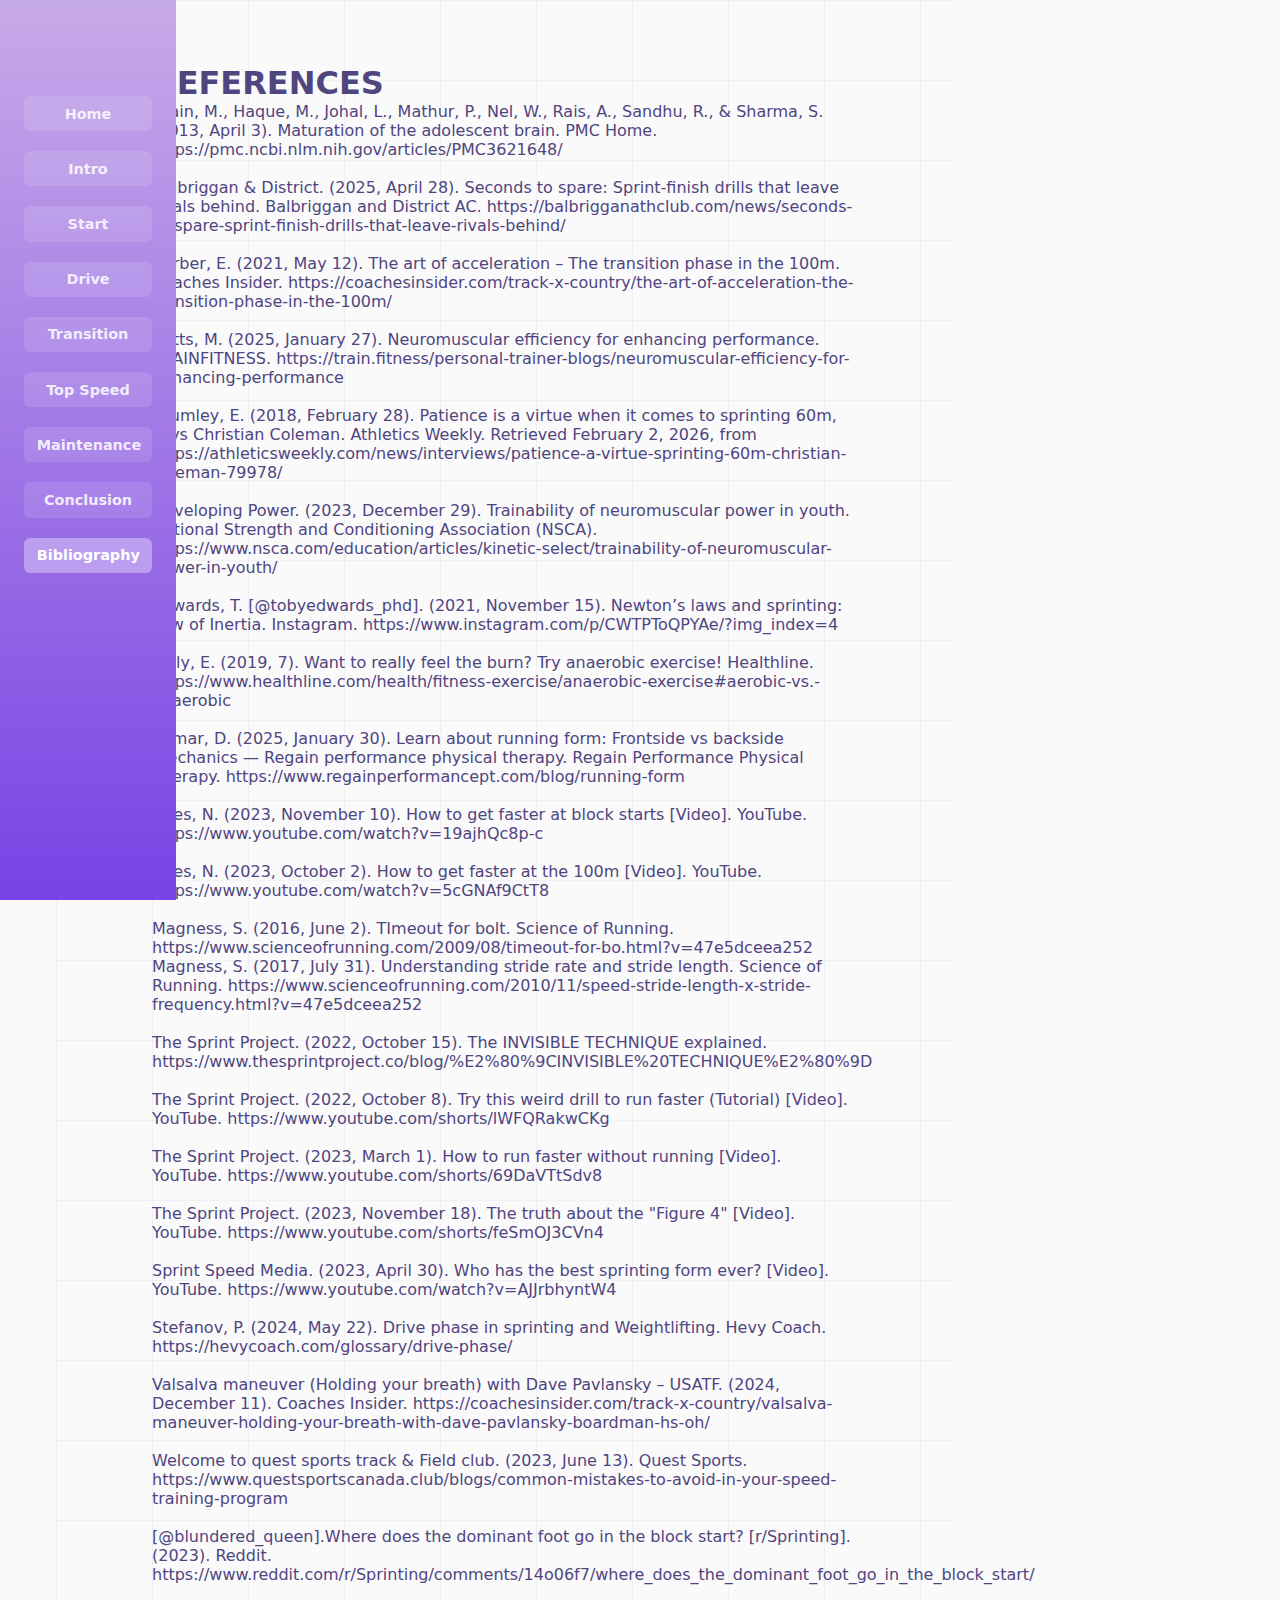
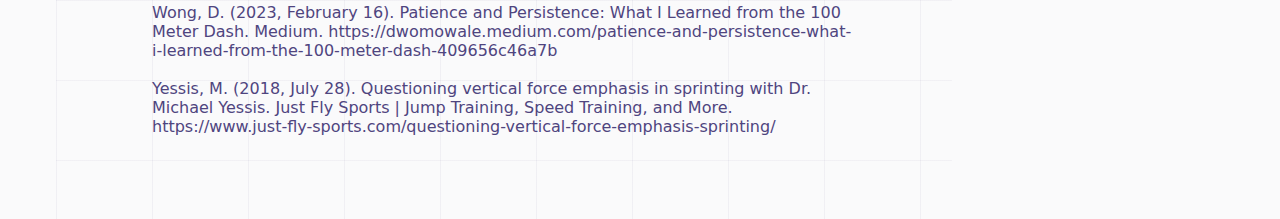
<file: progression/bibliography.html>
<!DOCTYPE html>
<html lang="en">
<head>
  <meta charset="UTF-8">
  <meta name="viewport" content="width=device-width, initial-scale=1.0">
  <title>Bibliography | Sprint Progression</title>
  <link rel="stylesheet" href="../style.css">
</head>
<body>

<div class="progression-layout">
    <nav class="progression-rail">
        <a href="../index.html" class="rail-btn home">Home</a>

        <a href="intro.html" class="rail-btn">Intro</a>
        <a href="start.html" class="rail-btn">Start</a>
        <a href="drive.html" class="rail-btn">Drive</a>
        <a href="transition.html" class="rail-btn">Transition</a>
        <a href="top-speed.html" class="rail-btn">Top Speed</a>
        <a href="maintenance.html" class="rail-btn">Maintenance</a>
        <a href=""

        <a href="conclusion.html" class="rail-btn">Conclusion</a>
        <a href="bibliography.html" class="rail-btn active">Bibliography</a>
    </nav>

<main class="progression-content">
  <section class="progression-section">
    <h1>REFERENCES</h1>
    <p>
Arain, M., Haque, M., Johal, L., Mathur, P., Nel, W., Rais, A., Sandhu, R., & Sharma, S. (2013, April 3). Maturation of the adolescent brain. PMC Home. https://pmc.ncbi.nlm.nih.gov/articles/PMC3621648/<br><br>
Balbriggan & District. (2025, April 28). Seconds to spare: Sprint-finish drills that leave rivals behind. Balbriggan and District AC. https://balbrigganathclub.com/news/seconds-to-spare-sprint-finish-drills-that-leave-rivals-behind/<br><br>
Barber, E. (2021, May 12). The art of acceleration – The transition phase in the 100m. Coaches Insider. https://coachesinsider.com/track-x-country/the-art-of-acceleration-the-transition-phase-in-the-100m/<br><br>
Betts, M. (2025, January 27). Neuromuscular efficiency for enhancing performance. TRAINFITNESS. https://train.fitness/personal-trainer-blogs/neuromuscular-efficiency-for-enhancing-performance<br><br>
Crumley, E. (2018, February 28). Patience is a virtue when it comes to sprinting 60m, says Christian Coleman. Athletics Weekly. Retrieved February 2, 2026, from https://athleticsweekly.com/news/interviews/patience-a-virtue-sprinting-60m-christian-coleman-79978/<br><br>
Developing Power. (2023, December 29). Trainability of neuromuscular power in youth. National Strength and Conditioning Association (NSCA). https://www.nsca.com/education/articles/kinetic-select/trainability-of-neuromuscular-power-in-youth/<br><br>

Edwards, T. [@tobyedwards_phd]. (2021, November 15). Newton’s laws and sprinting: Law of Inertia. Instagram. https://www.instagram.com/p/CWTPToQPYAe/?img_index=4<br><br>
Kelly, E. (2019, 7). Want to really feel the burn? Try anaerobic exercise! Healthline. https://www.healthline.com/health/fitness-exercise/anaerobic-exercise#aerobic-vs.-anaerobic<br><br>
Kumar, D. (2025, January 30). Learn about running form: Frontside vs backside mechanics — Regain performance physical therapy. Regain Performance Physical Therapy. https://www.regainperformancept.com/blog/running-form<br><br>
Lyles, N. (2023, November 10). How to get faster at block starts [Video]. YouTube. https://www.youtube.com/watch?v=19ajhQc8p-c<br><br>
Lyles, N. (2023, October 2). How to get faster at the 100m [Video]. YouTube. https://www.youtube.com/watch?v=5cGNAf9CtT8<br><br>
Magness, S. (2016, June 2). TImeout for bolt. Science of Running. https://www.scienceofrunning.com/2009/08/timeout-for-bo.html?v=47e5dceea252 
Magness, S. (2017, July 31). Understanding stride rate and stride length. Science of Running. https://www.scienceofrunning.com/2010/11/speed-stride-length-x-stride-frequency.html?v=47e5dceea252<br><br>
The Sprint Project. (2022, October 15). The INVISIBLE TECHNIQUE explained. https://www.thesprintproject.co/blog/%E2%80%9CINVISIBLE%20TECHNIQUE%E2%80%9D<br><br>
The Sprint Project. (2022, October 8). Try this weird drill to run faster (Tutorial) [Video]. YouTube. https://www.youtube.com/shorts/lWFQRakwCKg<br><br>
The Sprint Project. (2023, March 1). How to run faster without running [Video]. YouTube. https://www.youtube.com/shorts/69DaVTtSdv8<br><br>
The Sprint Project. (2023, November 18). The truth about the "Figure 4" [Video]. YouTube. https://www.youtube.com/shorts/feSmOJ3CVn4<br><br>
Sprint Speed Media. (2023, April 30). Who has the best sprinting form ever? [Video]. YouTube. https://www.youtube.com/watch?v=AJJrbhyntW4<br><br>
Stefanov, P. (2024, May 22). Drive phase in sprinting and Weightlifting. Hevy Coach. https://hevycoach.com/glossary/drive-phase/<br><br>
Valsalva maneuver (Holding your breath) with Dave Pavlansky – USATF. (2024, December 11). Coaches Insider. https://coachesinsider.com/track-x-country/valsalva-maneuver-holding-your-breath-with-dave-pavlansky-boardman-hs-oh/<br><br>
Welcome to quest sports track & Field club. (2023, June 13). Quest Sports. https://www.questsportscanada.club/blogs/common-mistakes-to-avoid-in-your-speed-training-program<br><br>
[@blundered_queen].Where does the dominant foot go in the block start? [r/Sprinting]. (2023). Reddit. https://www.reddit.com/r/Sprinting/comments/14o06f7/where_does_the_dominant_foot_go_in_the_block_start/<br><br>
Wong, D. (2023, February 16). Patience and Persistence: What I Learned from the 100 Meter Dash. Medium. https://dwomowale.medium.com/patience-and-persistence-what-i-learned-from-the-100-meter-dash-409656c46a7b<br><br>
Yessis, M. (2018, July 28). Questioning vertical force emphasis in sprinting with Dr. Michael Yessis. Just Fly Sports | Jump Training, Speed Training, and More. https://www.just-fly-sports.com/questioning-vertical-force-emphasis-sprinting/<br><br>
    </p>
    
     </section>
     </main>
</div>

<script src="../script.js"></script>
</body>
</html>
</file>
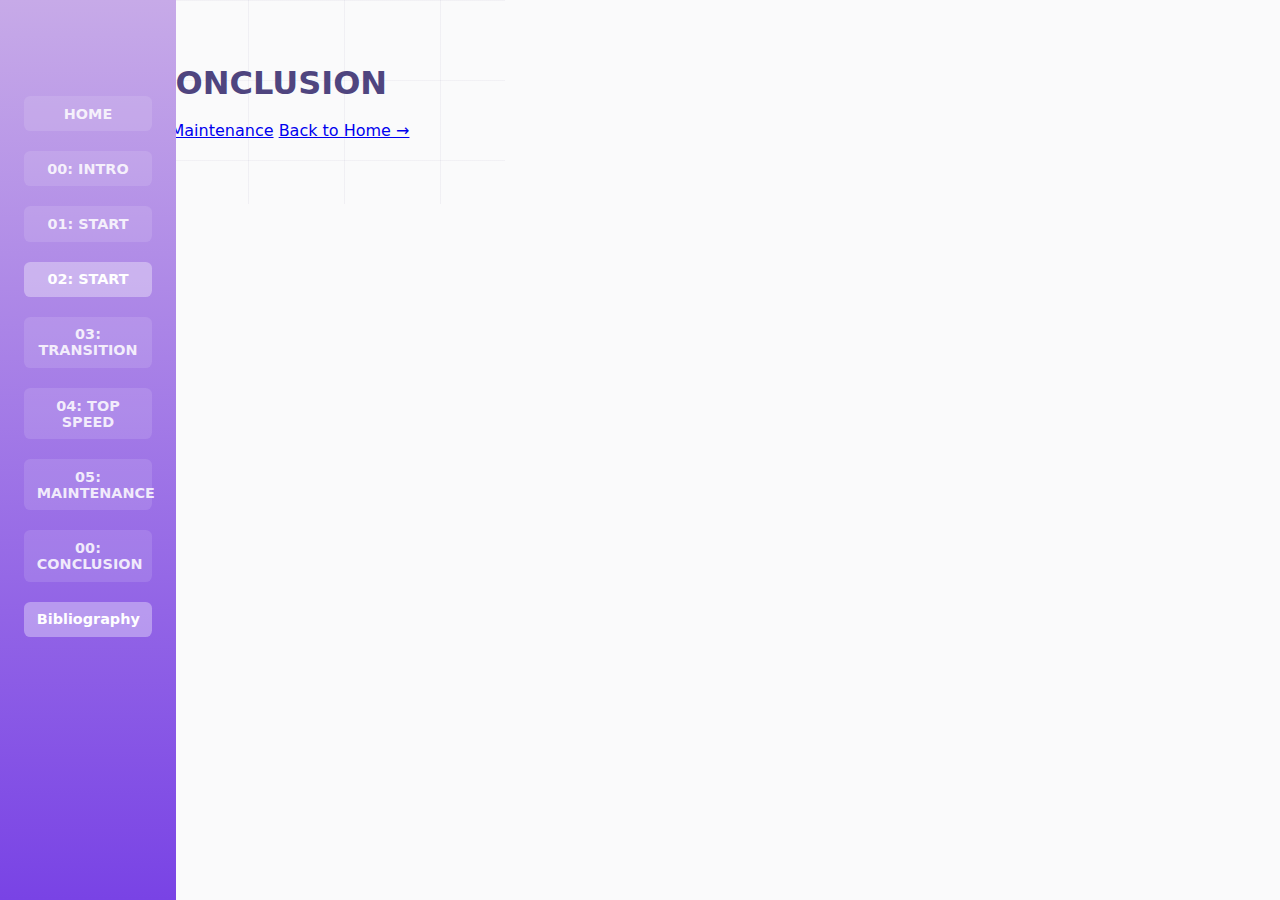
<file: progression/conclusion.html>
<!DOCTYPE html>
<html lang="en">
<head>
  <meta charset="UTF-8">
  <meta name="viewport" content="width=device-width, initial-scale=1.0">
  <title>Conclusion | Sprint Progression</title>
  <link rel="stylesheet" href="../style.css">
</head>
<body>

<div class="progression-layout">
    <nav class="progression-rail">
        <a href="../index.html" class="rail-btn home">HOME</a>

        <a href="intro.html" class="rail-btn">00: INTRO</a>
        <a href="start.html" class="rail-btn">01: START</a>
        <a href="drive.html" class="rail-btn active">02: START</a>
        <a href="transition.html" class="rail-btn">03: TRANSITION</a>
        <a href="top-speed.html" class="rail-btn">04: TOP SPEED</a>
        <a href="maintenance.html" class="rail-btn">05: MAINTENANCE</a>

        <a href="conclusion.html" class="rail-btn">00: CONCLUSION</a>
        <a href="bibliography.html" class="rail-btn active">Bibliography</a>
    </nav>

<main class="progression-content">
  <section class="progression-section">
    <h1>CONCLUSION</h1>
    <p>
        na
    </p>
    
     </section>

     <div class="phase-navigation">
        <a href="maintenance.html" class="prev">← Maintenance</a>
        <a href="../index.html" class="next">Back to Home →</a>
        </div>
     </main>
</div>

<script src="../script.js"></script>
</body>
</html>
</file>
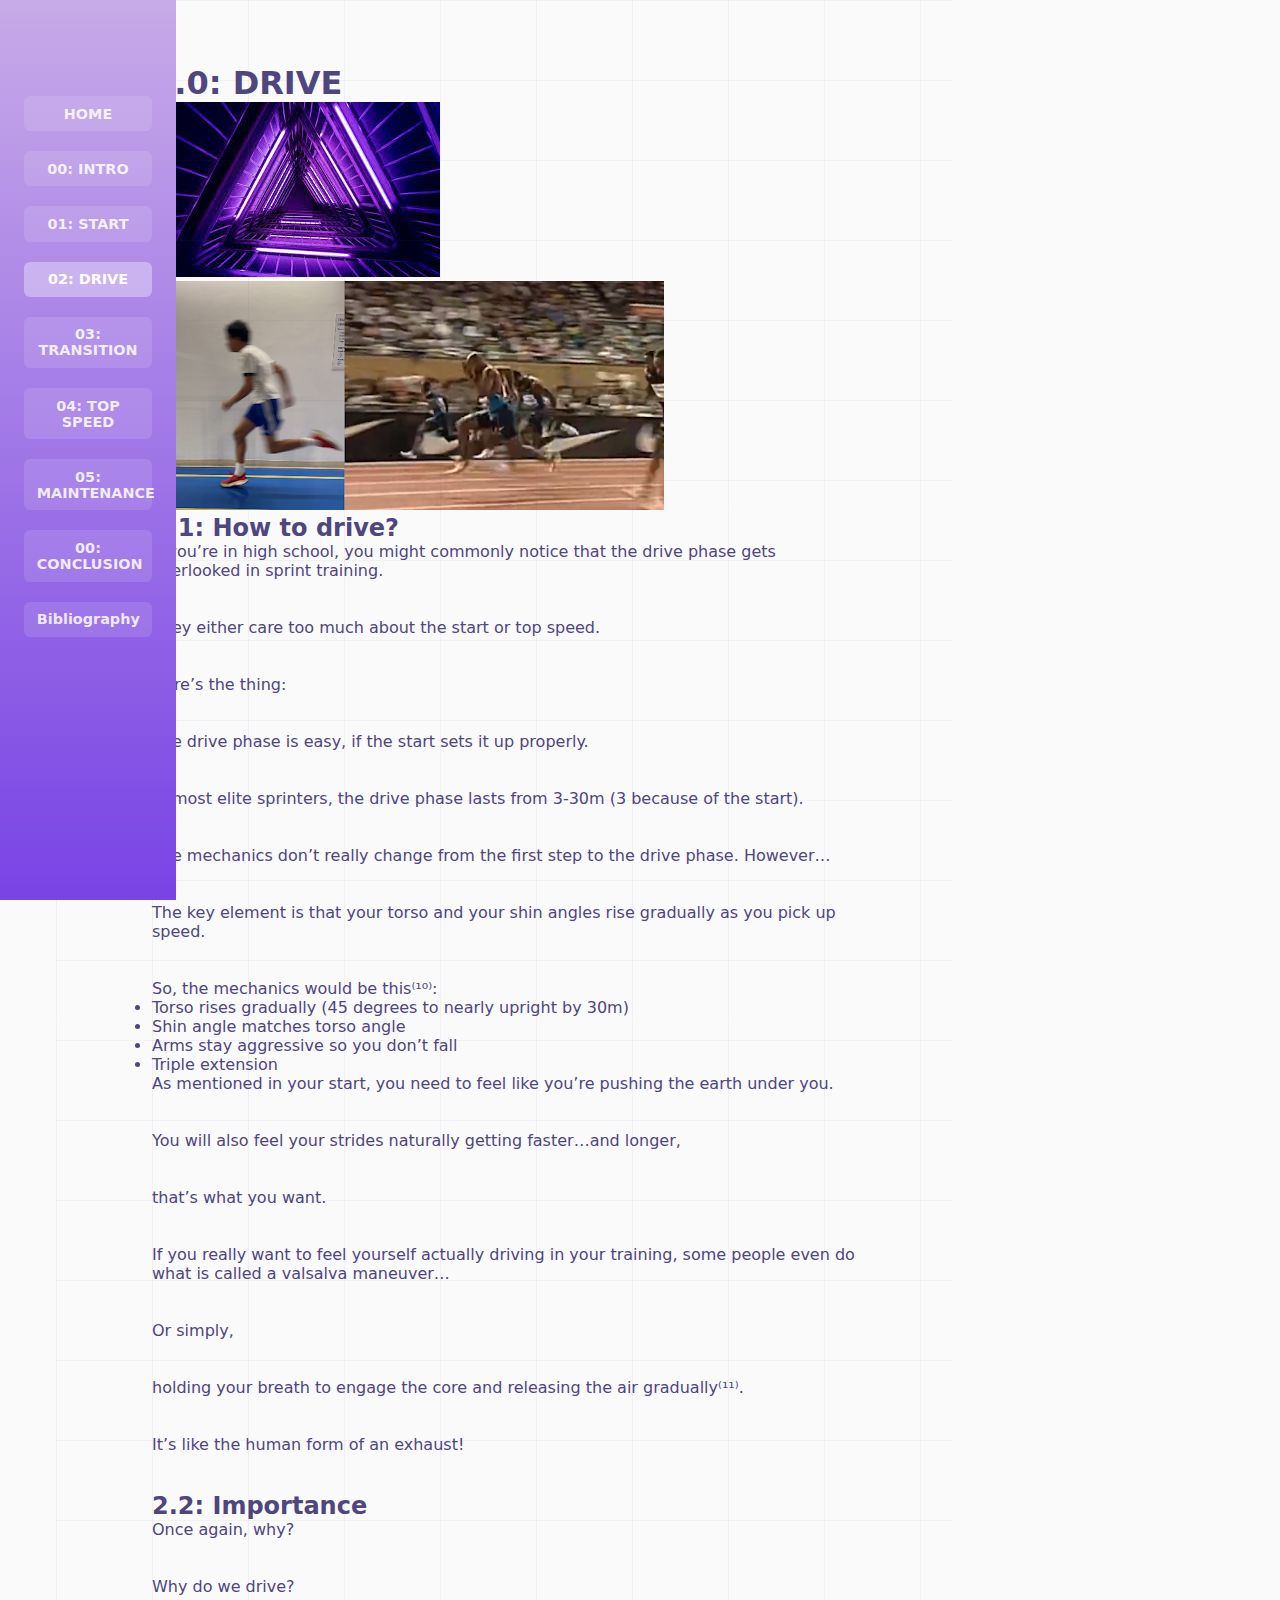
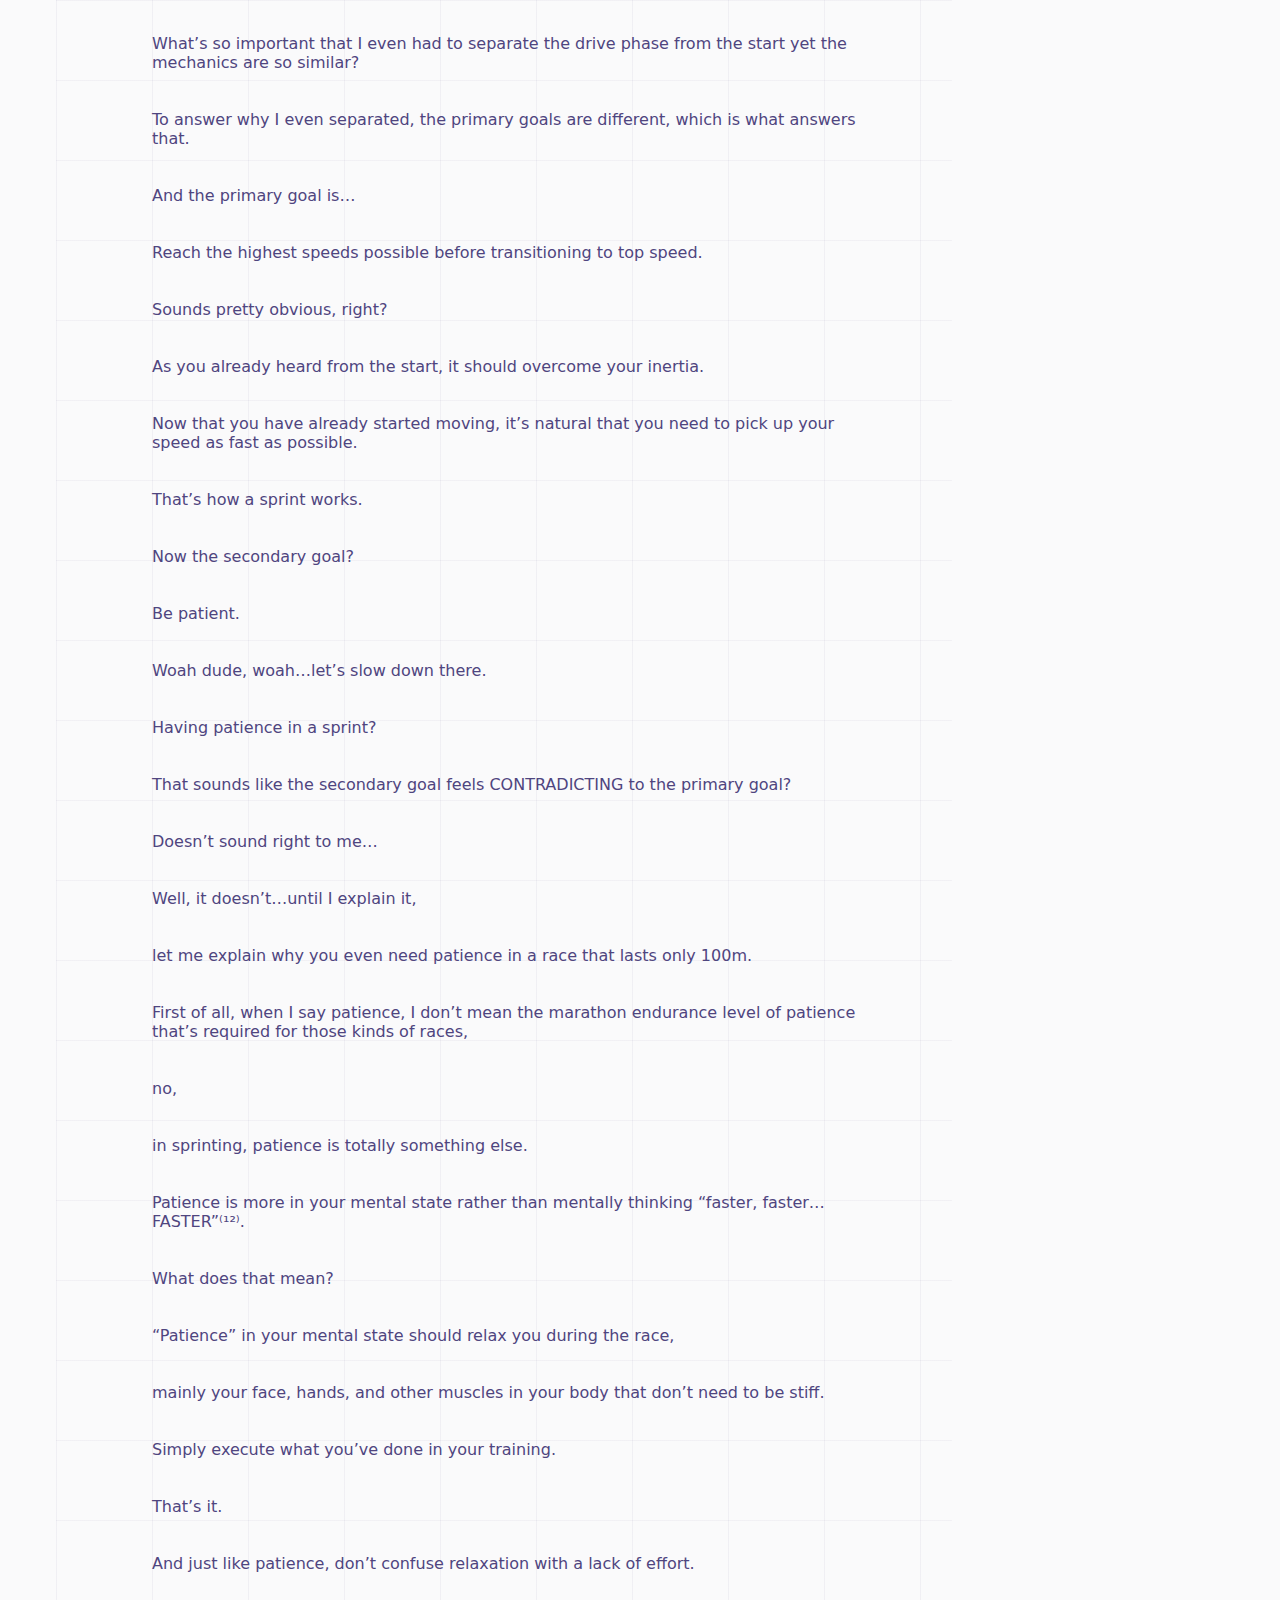
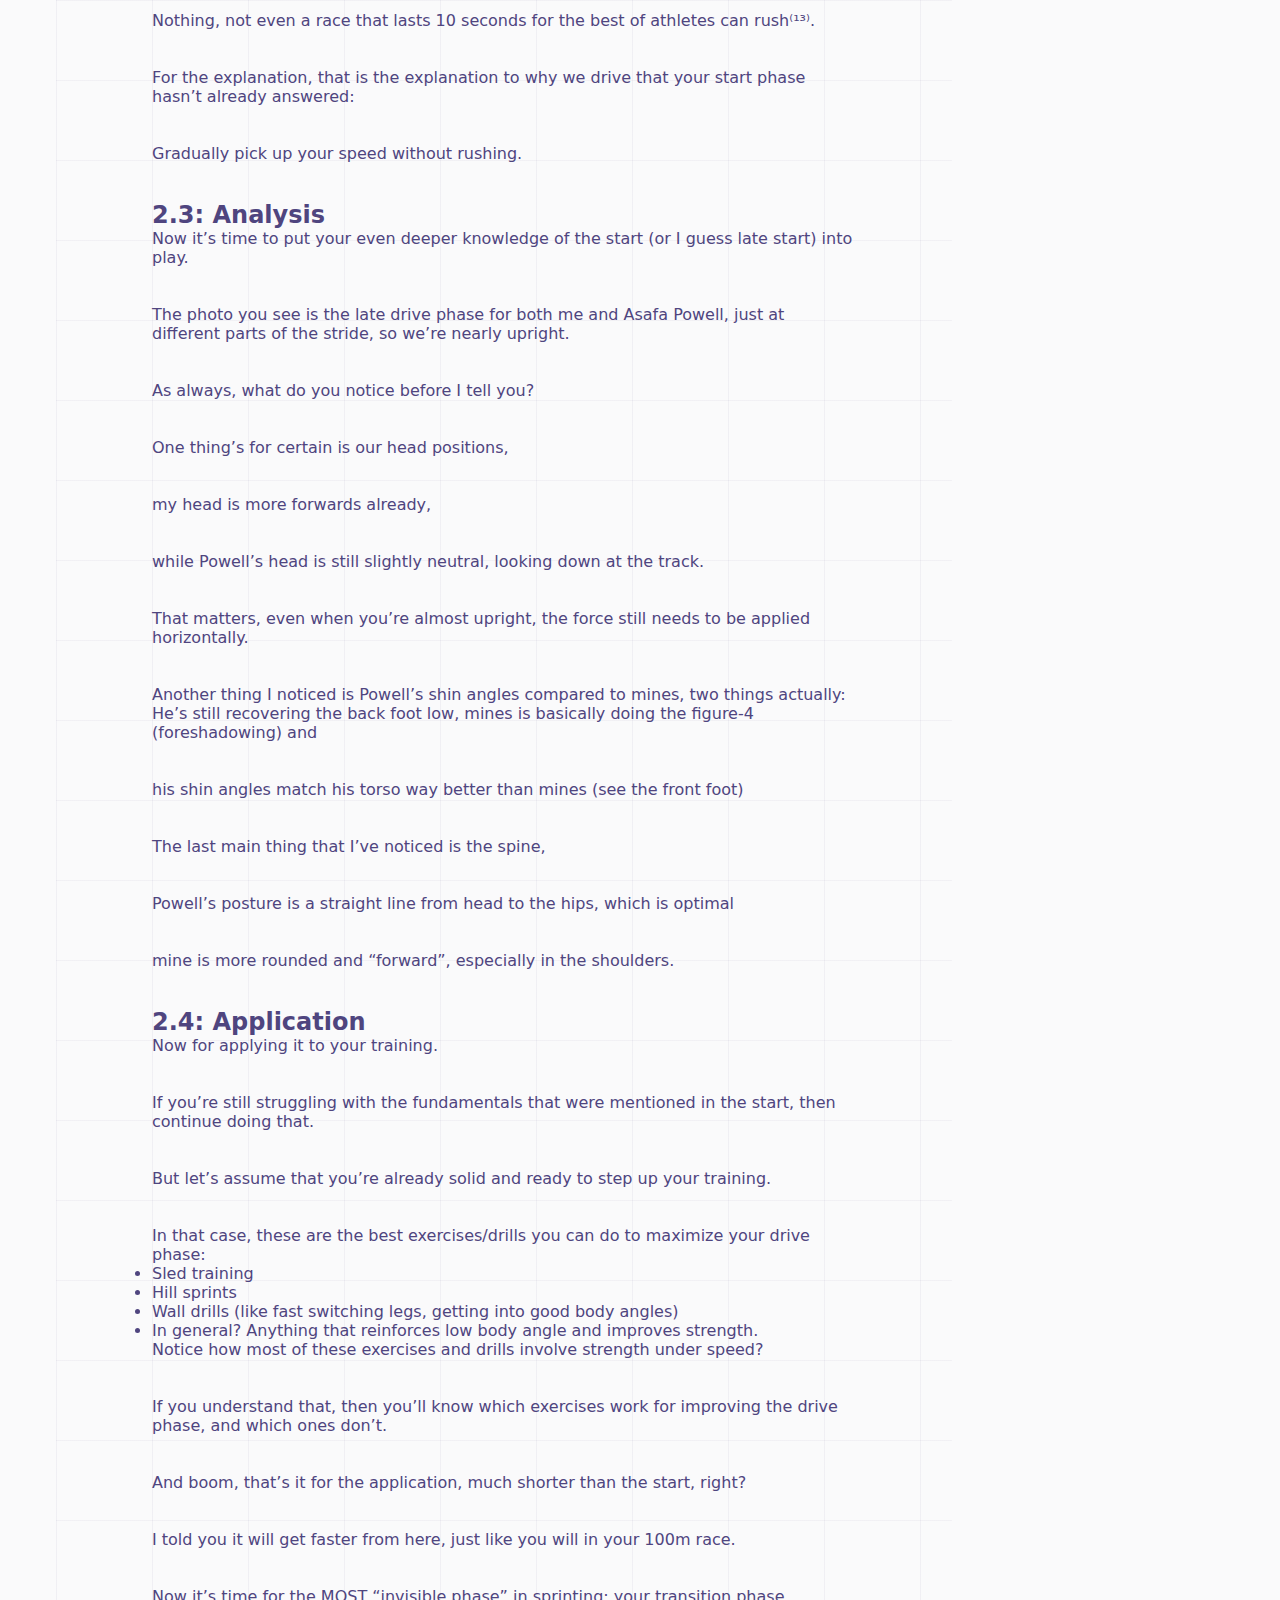
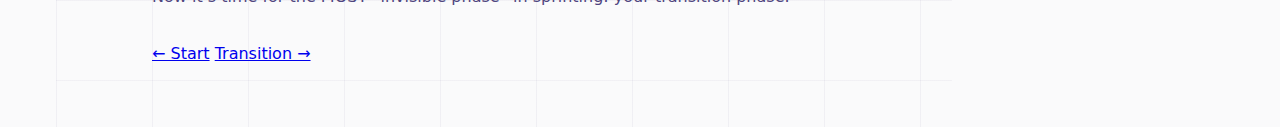
<file: progression/drive.html>
<!DOCTYPE html>
<html lang="en">
<head>
  <meta charset="UTF-8">
  <meta name="viewport" content="width=device-width, initial-scale=1.0">
  <title>Drive Phase | Sprint Progression</title>
  <link rel="stylesheet" href="../style.css">
</head>
<body>

<div class="progression-layout">
    <nav class="progression-rail">
        <a href="../index.html" class="rail-btn home">HOME</a>

        <a href="intro.html" class="rail-btn">00: INTRO</a>
        <a href="start.html" class="rail-btn">01: START</a>
        <a href="drive.html" class="rail-btn active">02: DRIVE</a>
        <a href="transition.html" class="rail-btn">03: TRANSITION</a>
        <a href="top-speed.html" class="rail-btn">04: TOP SPEED</a>
        <a href="maintenance.html" class="rail-btn">05: MAINTENANCE</a>

        <a href="conclusion.html" class="rail-btn">00: CONCLUSION</a>
        <a href="bibliography.html" class="rail-btn">Bibliography</a>
    </nav>


<main class="progression-content">
  <section class="progression-section">
    <h1>2.0: DRIVE</h1>
    <!-- subsections go here -->
    <!-- images -->
    <img class="prog-image" src="../images/your-image.jpg" alt="force velocity curve" style="--y: 8rem; --w: 20vw; --h: 15rem;">

    <img class="prog-image" src="../images/analysis3.png" alt="3 analysis" style="--y: 180rem; --w: 37vw; --h: 15rem;">
    
    <h2>2.1: How to drive?</h2>
    <p>          
        If you’re in high school, you might commonly notice that the drive phase gets overlooked in sprint training.<br><br><br>

        They either care too much about the start or top speed.<br><br><br>

        Here’s the thing:<br><br><br>

        The drive phase is easy, if the start sets it up properly.<br><br><br>

        In most elite sprinters, the drive phase lasts from 3-30m (3 because of the start).<br><br><br>

        The mechanics don’t really change from the first step to the drive phase. However…<br><br><br>

        The key element is that your torso and your shin angles rise gradually as you pick up speed.<br><br><br>

        So, the mechanics would be this⁽¹⁰⁾:
        <ul>
            <li>Torso rises gradually (45 degrees to nearly upright by 30m)</li>
            <li>Shin angle matches torso angle</li>
            <li>Arms stay aggressive so you don’t fall</li>
            <li>Triple extension</li>
        </ul>
        
        As mentioned in your start, you need to feel like you’re pushing the earth under you.<br><br><br>

        You will also feel your strides naturally getting faster…and longer,<br><br><br>

        that’s what you want.<br><br><br>

        If you really want to feel yourself actually driving in your training, some people even do what is called a valsalva maneuver…<br><br><br>

        Or simply,<br><br><br>

        holding your breath to engage the core and releasing the air gradually⁽¹¹⁾.<br><br><br>

        It’s like the human form of an exhaust!<br><br><br>
    </p>

    <h2>2.2: Importance</h2>
    <p>
        Once again, why?<br><br><br>

        Why do we drive?<br><br><br>

        What’s so important that I even had to separate the drive phase from the start yet the mechanics are so similar?<br><br><br>

        To answer why I even separated, the primary goals are different, which is what answers that.<br><br><br>

        And the primary goal is…<br><br><br>

        Reach the highest speeds possible before transitioning to top speed.<br><br><br>

        Sounds pretty obvious, right?<br><br><br>

        As you already heard from the start, it should overcome your inertia.<br><br><br>

        Now that you have already started moving, it’s natural that you need to pick up your speed as fast as possible.<br><br><br>

        That’s how a sprint works.<br><br><br>

        Now the secondary goal?<br><br><br>

        Be patient.<br><br><br>

        Woah dude, woah…let’s slow down there.<br><br><br>

        Having patience in a sprint?<br><br><br>

        That sounds like the secondary goal feels CONTRADICTING to the primary goal?<br><br><br>

        Doesn’t sound right to me…<br><br><br>

        Well, it doesn’t…until I explain it,<br><br><br>

        let me explain why you even need patience in a race that lasts only 100m.<br><br><br>

        First of all, when I say patience, I don’t mean the marathon endurance level of patience that’s required for those kinds of races,<br><br><br>

        no,<br><br><br>

        in sprinting, patience is totally something else.<br><br><br>

        Patience is more in your mental state rather than mentally thinking “faster, faster…FASTER”⁽¹²⁾.<br><br><br>

        What does that mean?<br><br><br>

        “Patience” in your mental state should relax you during the race,<br><br><br>

        mainly your face, hands, and other muscles in your body that don’t need to be stiff.<br><br><br>

        Simply execute what you’ve done in your training.<br><br><br>

        That’s it.<br><br><br>

        And just like patience, don’t confuse relaxation with a lack of effort.<br><br><br>

        Nothing, not even a race that lasts 10 seconds for the best of athletes can rush⁽¹³⁾.<br><br><br>

        For the explanation, that is the explanation to why we drive that your start phase hasn’t already answered:<br><br><br>

        Gradually pick up your speed without rushing.<br><br><br>
    </p>

    <h2>2.3: Analysis</h2>
    <p>
        Now it’s time to put your even deeper knowledge of the start (or I guess late start) into play.<br><br><br>

        The photo you see is the late drive phase for both me and Asafa Powell, just at different parts of the stride, so we’re nearly upright.<br><br><br>

        As always, what do you notice before I tell you?<br><br><br>

        One thing’s for certain is our head positions,<br><br><br>

        my head is more forwards already,<br><br><br>

        while Powell’s head is still slightly neutral, looking down at the track.<br><br><br>

        That matters, even when you’re almost upright, the force still needs to be applied horizontally.<br><br><br>

        Another thing I noticed is Powell’s shin angles compared to mines, two things actually:
        He’s still recovering the back foot low, mines is basically doing the figure-4 (foreshadowing) and<br><br><br>

        his shin angles match his torso way better than mines (see the front foot)<br><br><br>

        The last main thing that I’ve noticed is the spine,<br><br><br>

        Powell’s posture is a straight line from head to the hips, which is optimal<br><br><br>

        mine is more rounded and “forward”, especially in the shoulders.<br><br><br>
    </p>

    <h2>2.4: Application</h2>
    <p>
        Now for applying it to your training.<br><br><br>

        If you’re still struggling with the fundamentals that were mentioned in the start, then continue doing that.<br><br><br>

        But let’s assume that you’re already solid and ready to step up your training.<br><br><br>

        In that case, these are the best exercises/drills you can do to maximize your drive phase:
        <ul>
            <li>Sled training</li>
            <li>Hill sprints</li>
            <li>Wall drills (like fast switching legs, getting into good body angles)</li>
            <li>In general? Anything that reinforces low body angle and improves strength.</li>
        </ul>

        Notice how most of these exercises and drills involve strength under speed?<br><br><br>

        If you understand that, then you’ll know which exercises work for improving the drive phase, and which ones don’t.<br><br><br>

        And boom, that’s it for the application, much shorter than the start, right?<br><br><br>

        I told you it will get faster from here, just like you will in your 100m race.<br><br><br>

        Now it’s time for the MOST “invisible phase” in sprinting: your transition phase.<br><br><br>
    </p>

     </section>

     <div class="phase-navigation">
        <a href="start.html" class="prev">← Start</a>
        <a href="transition.html" class="next">Transition →</a>
        </div>
     </main>
</div>

<script src="../script.js"></script>
</body>
</html>
</file>
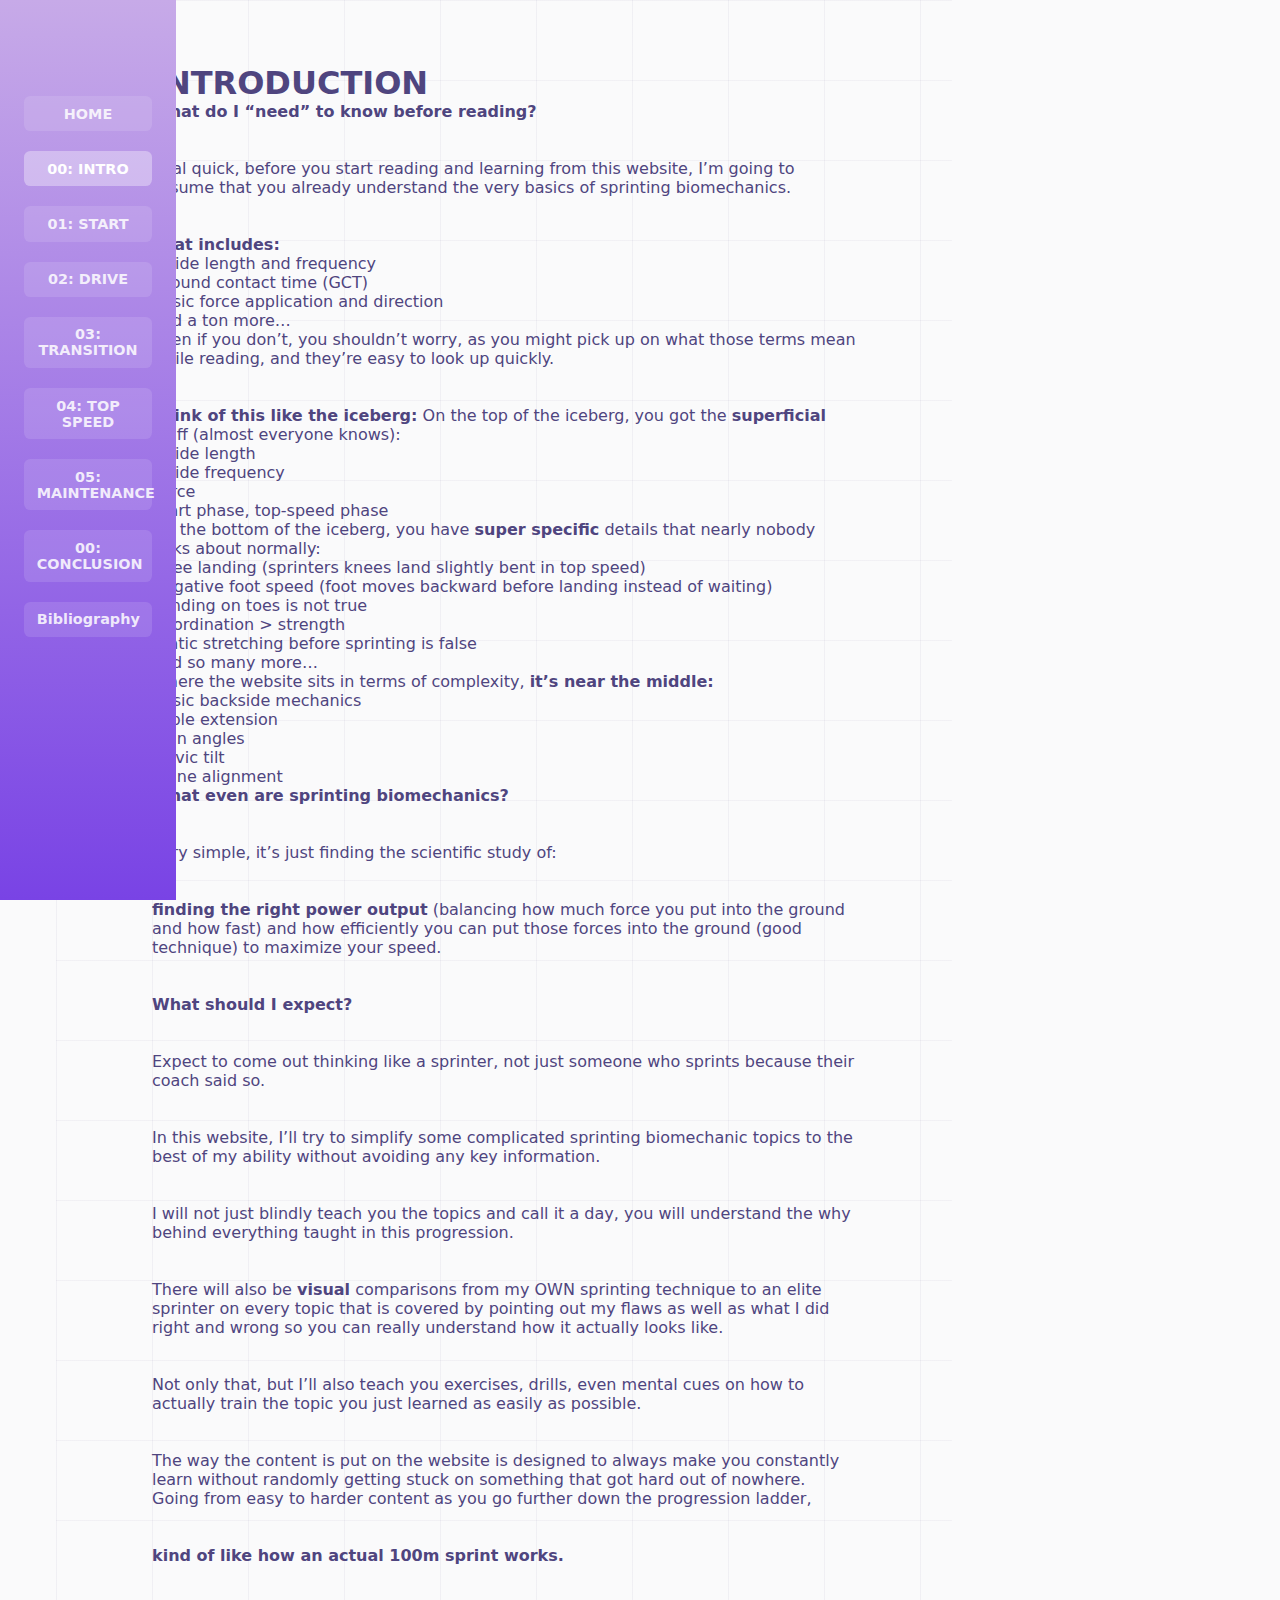
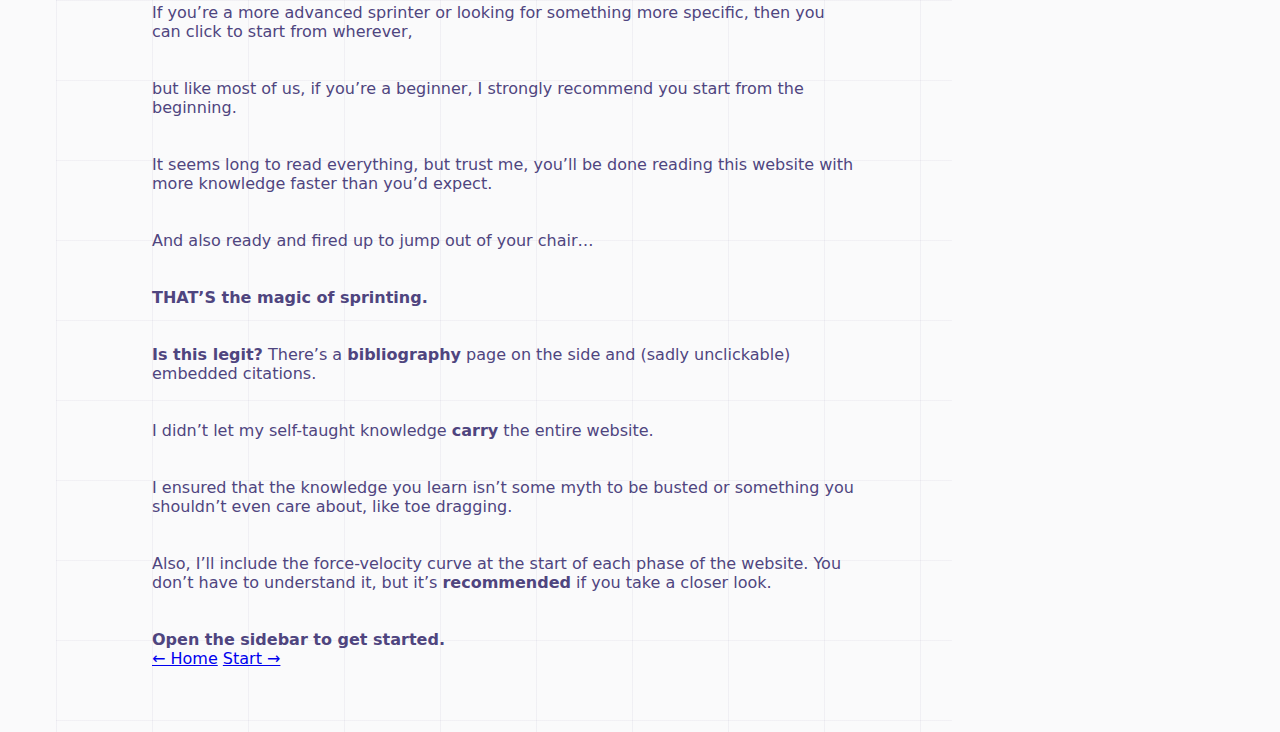
<file: progression/intro.html>
<!DOCTYPE html>
<html lang="en">
<head>
  <meta charset="UTF-8">
  <meta name="viewport" content="width=device-width, initial-scale=1.0">
  <title>Intro | Sprint Progression</title>
  <link rel="stylesheet" href="../style.css">
</head>
<body>

<div class="progression-layout">
    <nav class="progression-rail">
        <a href="../index.html" class="rail-btn home">HOME</a>

        <a href="intro.html" class="rail-btn active">00: INTRO</a>
        <a href="start.html" class="rail-btn">01: START</a>
        <a href="drive.html" class="rail-btn">02: DRIVE</a>
        <a href="transition.html" class="rail-btn">03: TRANSITION</a>
        <a href="top-speed.html" class="rail-btn">04: TOP SPEED</a>
        <a href="maintenance.html" class="rail-btn">05: MAINTENANCE</a>

        <a href="conclusion.html" class="rail-btn">00: CONCLUSION</a>
        <a href="bibliography.html" class="rail-btn">Bibliography</a>
    </nav>

<main class="progression-content">
  <section class="progression-section">
    <h1>INTRODUCTION</h1>
    <p>
        <strong>What do I “need” to know before reading?</strong><br><br><br>
        Real quick, before you start reading and learning from this website, I’m going to assume that you already understand the very basics of sprinting biomechanics.<br><br><br>

        <strong>That includes:</strong>
        <ul>
            <li>Stride length and frequency</li>
            <li>Ground contact time (GCT)</li>
            <li>Basic force application and direction</li>
            <li>and a ton more…</li>
        </ul>

        Even if you don’t, you shouldn’t worry, as you might pick up on what those terms mean while reading, and they’re easy to look up quickly.<br><br><br>

        <strong>Think of this like the iceberg:</strong>

        On the top of the iceberg, you got the <strong>superficial</strong> stuff (almost everyone knows):
            <ul>
                <li>Stride length</li>
                <li>Stride frequency</li>
                <li>Force</li>
                <li>Start phase, top-speed phase</li>
            </ul>

        On the bottom of the iceberg, you have <strong>super specific</strong> details that nearly nobody talks about normally:
            <ul>
                <li>Knee landing (sprinters knees land slightly bent in top speed)</li>
                <li>Negative foot speed (foot moves backward before landing instead of waiting)</li>
                <li>Landing on toes is not true</li>
                <li>Coordination > strength</li>
                <li>Static stretching before sprinting is false</li>
                <li>and so many more…</li>
            </ul>

        Where the website sits in terms of complexity, <strong>it’s near the middle:</strong>
            <ul>
                <li>Basic backside mechanics</li>
                <li>Triple extension</li>
                <li>Shin angles</li>
                <li>Pelvic tilt</li>
                <li>Spine alignment</li>
            </ul>

        <strong>What even are sprinting biomechanics?</strong><br><br><br>
        Very simple, it’s just finding the scientific study of:<br><br><br>
        <strong>finding the right power output</strong> (balancing how much force you put into the ground and how fast) and how efficiently you can put those forces into the ground (good technique) to maximize your speed.<br><br><br>

        <strong>What should I expect?</strong><br><br><br>
        Expect to come out thinking like a sprinter, not just someone who sprints because their coach said so.<br><br><br>

        In this website, I’ll try to </strong>simplify</strong> some complicated sprinting biomechanic topics to the best of my ability without avoiding any key information.<br><br><br>

        I will not just blindly teach you the topics and call it a day, you will understand the why behind everything taught in this progression.<br><br><br>

        There will also be <strong>visual</strong> comparisons from my OWN sprinting technique to an elite sprinter on every topic that is covered by pointing out my flaws as well as what I did right and wrong so you can really understand how it actually looks like.<br><br><br>

        Not only that, but I’ll also teach you exercises, drills, even mental cues on how to actually train the topic you just learned as easily as possible.<br><br><br>

        The way the content is put on the website is designed to always make you constantly learn without randomly getting stuck on something that got hard out of nowhere. Going from easy to harder content as you go further down the progression ladder,<br><br><br>

        <strong>kind of like how an actual 100m sprint works.</strong><br><br><br>

        If you’re a more advanced sprinter or looking for something more specific, then you can click to start from wherever,<br><br><br>

        but like most of us, if you’re a beginner, I strongly recommend you start from the beginning.<br><br><br>

        It seems long to read everything, but trust me, you’ll be done reading this website with more knowledge faster than you’d expect.<br><br><br>

        And also ready and fired up to jump out of your chair…<br><br><br>

        <strong>THAT’S the magic of sprinting.</strong><br><br><br>

        <strong>Is this legit?</strong>
        There’s a <strong>bibliography</strong> page on the side and (sadly unclickable) embedded citations.<br><br><br>

        I didn’t let my self-taught knowledge <strong>carry</strong> the entire website.<br><br><br>

        I ensured that the knowledge you learn isn’t some myth to be busted or something you shouldn’t even care about, like toe dragging.<br><br><br>

        Also, I’ll include the force-velocity curve at the start of each phase of the website. You don’t have to understand it, but it’s <strong>recommended</strong> if you take a closer look.<br><br><br>

        <strong>Open the sidebar to get started.</strong>
    </p>
    
     </section>

     <div class="phase-navigation">
        <a href="../index.html" class="prev">← Home</a>
        <a href="start.html" class="next">Start →</a>
        </div>
     </main>
</div>

<script src="../script.js"></script>
</body>
</html>
</file>
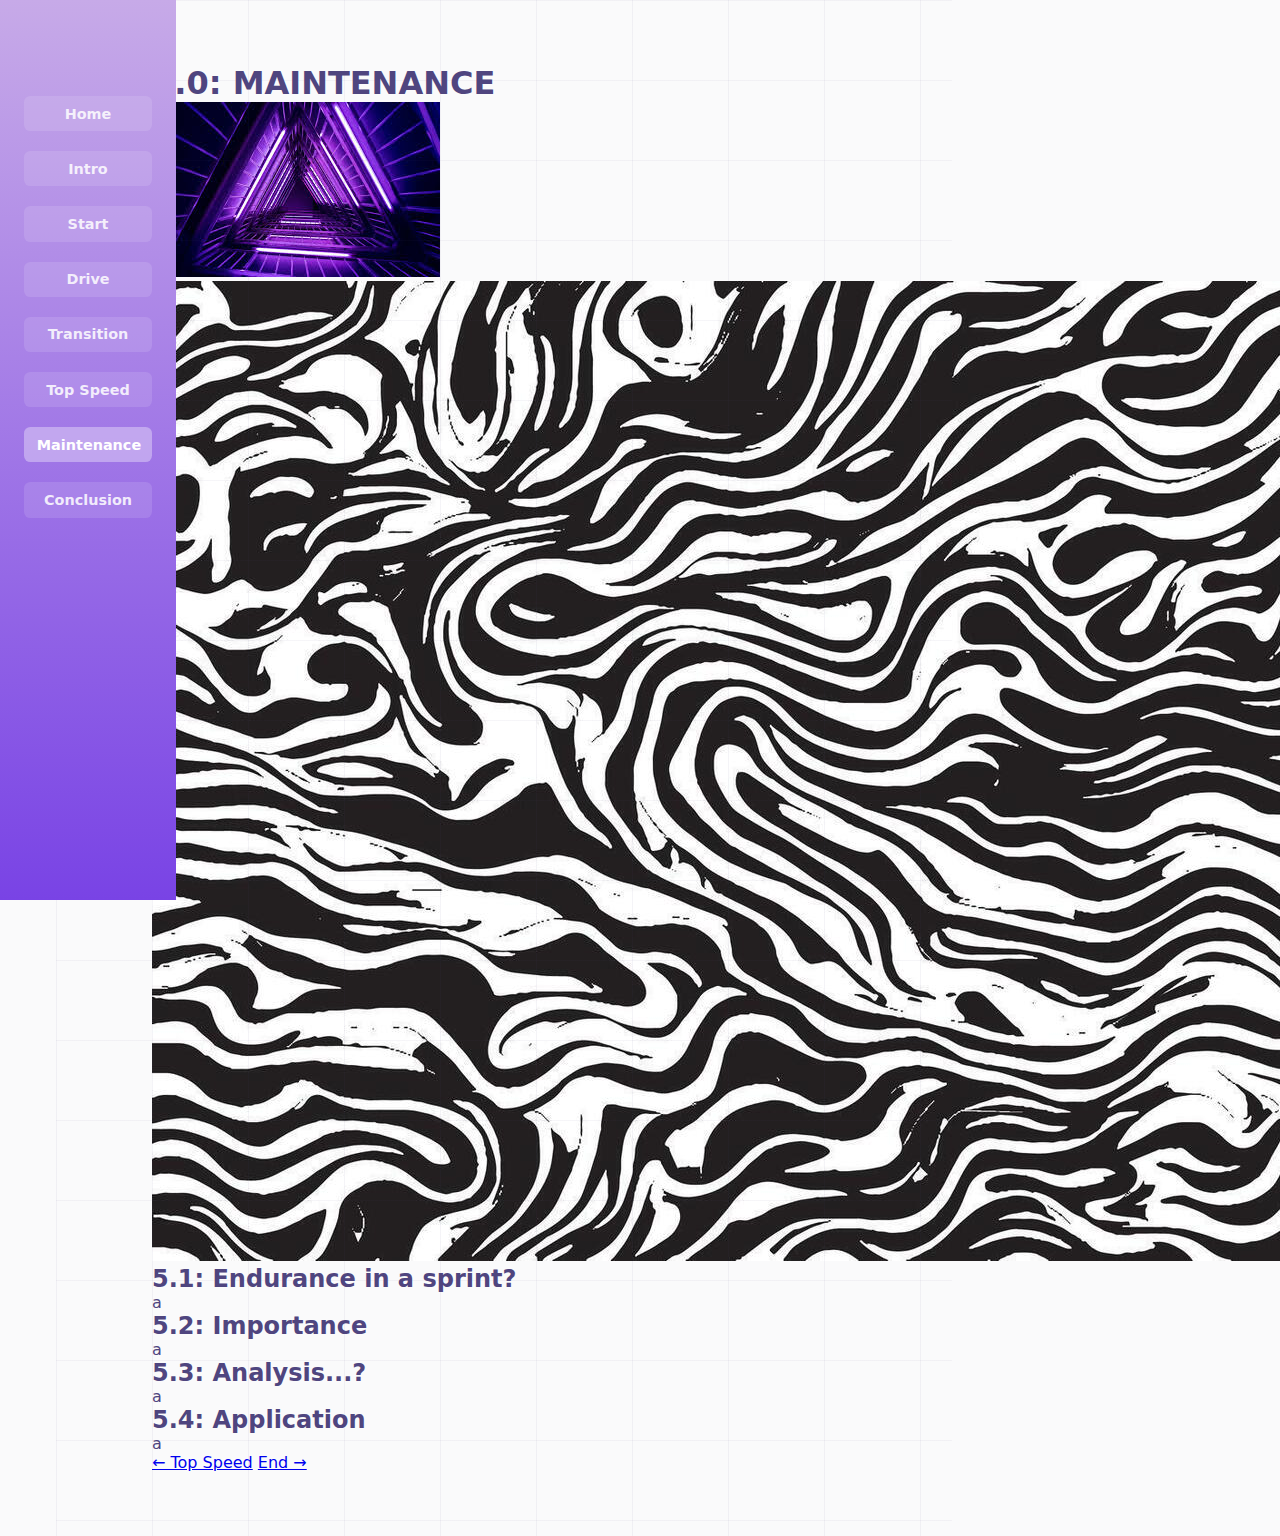
<file: progression/maintenance.html>
<!DOCTYPE html>
<html lang="en">
<head>
  <meta charset="UTF-8">
  <meta name="viewport" content="width=device-width, initial-scale=1.0">
  <title>Maintenance Phase | Sprint Progression</title>
  <link rel="stylesheet" href="../style.css">
</head>
<body>

<div class="progression-layout">
    <nav class="progression-rail">
        <a href="../index.html" class="rail-btn home">Home</a>

        <a href="intro.html" class="rail-btn">Intro</a>
        <a href="start.html" class="rail-btn">Start</a>
        <a href="drive.html" class="rail-btn">Drive</a>
        <a href="transition.html" class="rail-btn">Transition</a>
        <a href="top-speed.html" class="rail-btn">Top Speed</a>
        <a href="maintenance.html" class="rail-btn active">Maintenance</a>

        <a href="conclusion.html" class="rail-btn">Conclusion</a>
    </nav>

<main class="progression-content">
  <section class="progression-section">
    <h1>5.0: MAINTENANCE</h1>
    <!-- subsections go here -->
    <!-- images -->
    <figure class="analysis-image">
        <img class="center-image" src="../images/your-image.jpg" alt="descriptive alt">
    </figure>
    <img class="abs-img" src="../images/overlay.jpg" alt="overlay">

    <h2>5.1: Endurance in a sprint?</h2>
    <p>
        a
    </p>

    <h2>5.2: Importance</h2>
    <p>
        a
    </p>

    <h2>5.3: Analysis...?</h2>
    <p>
        a
    </p>

    <h2>5.4: Application</h2>
    <p>
        a
    </p>

     </section>

     <div class="phase-navigation">
        <a href="top-speed.html" class="prev">← Top Speed</a>
        <a href="conclusion.html" class="next">End →</a>
        </div>
     </main>
</div>

<script src="../script.js"></script>
</body>
</html>
</file>
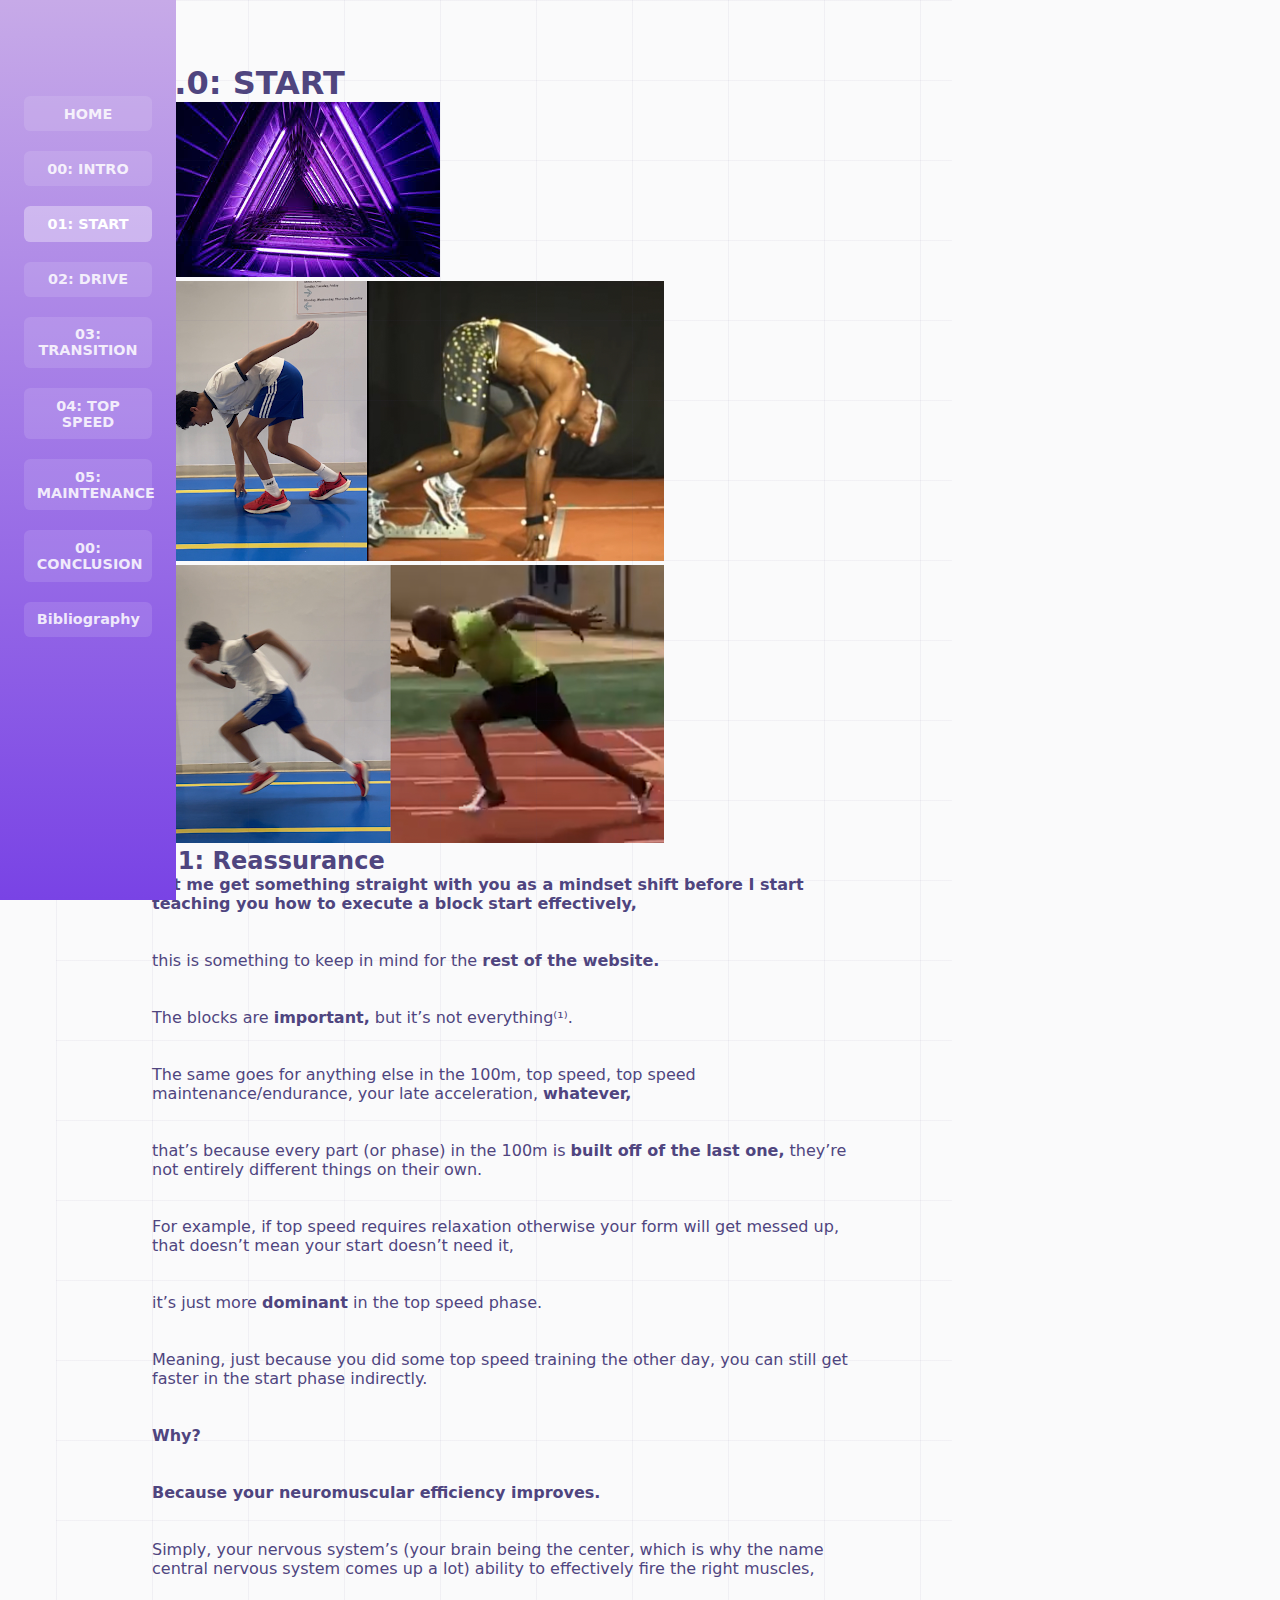
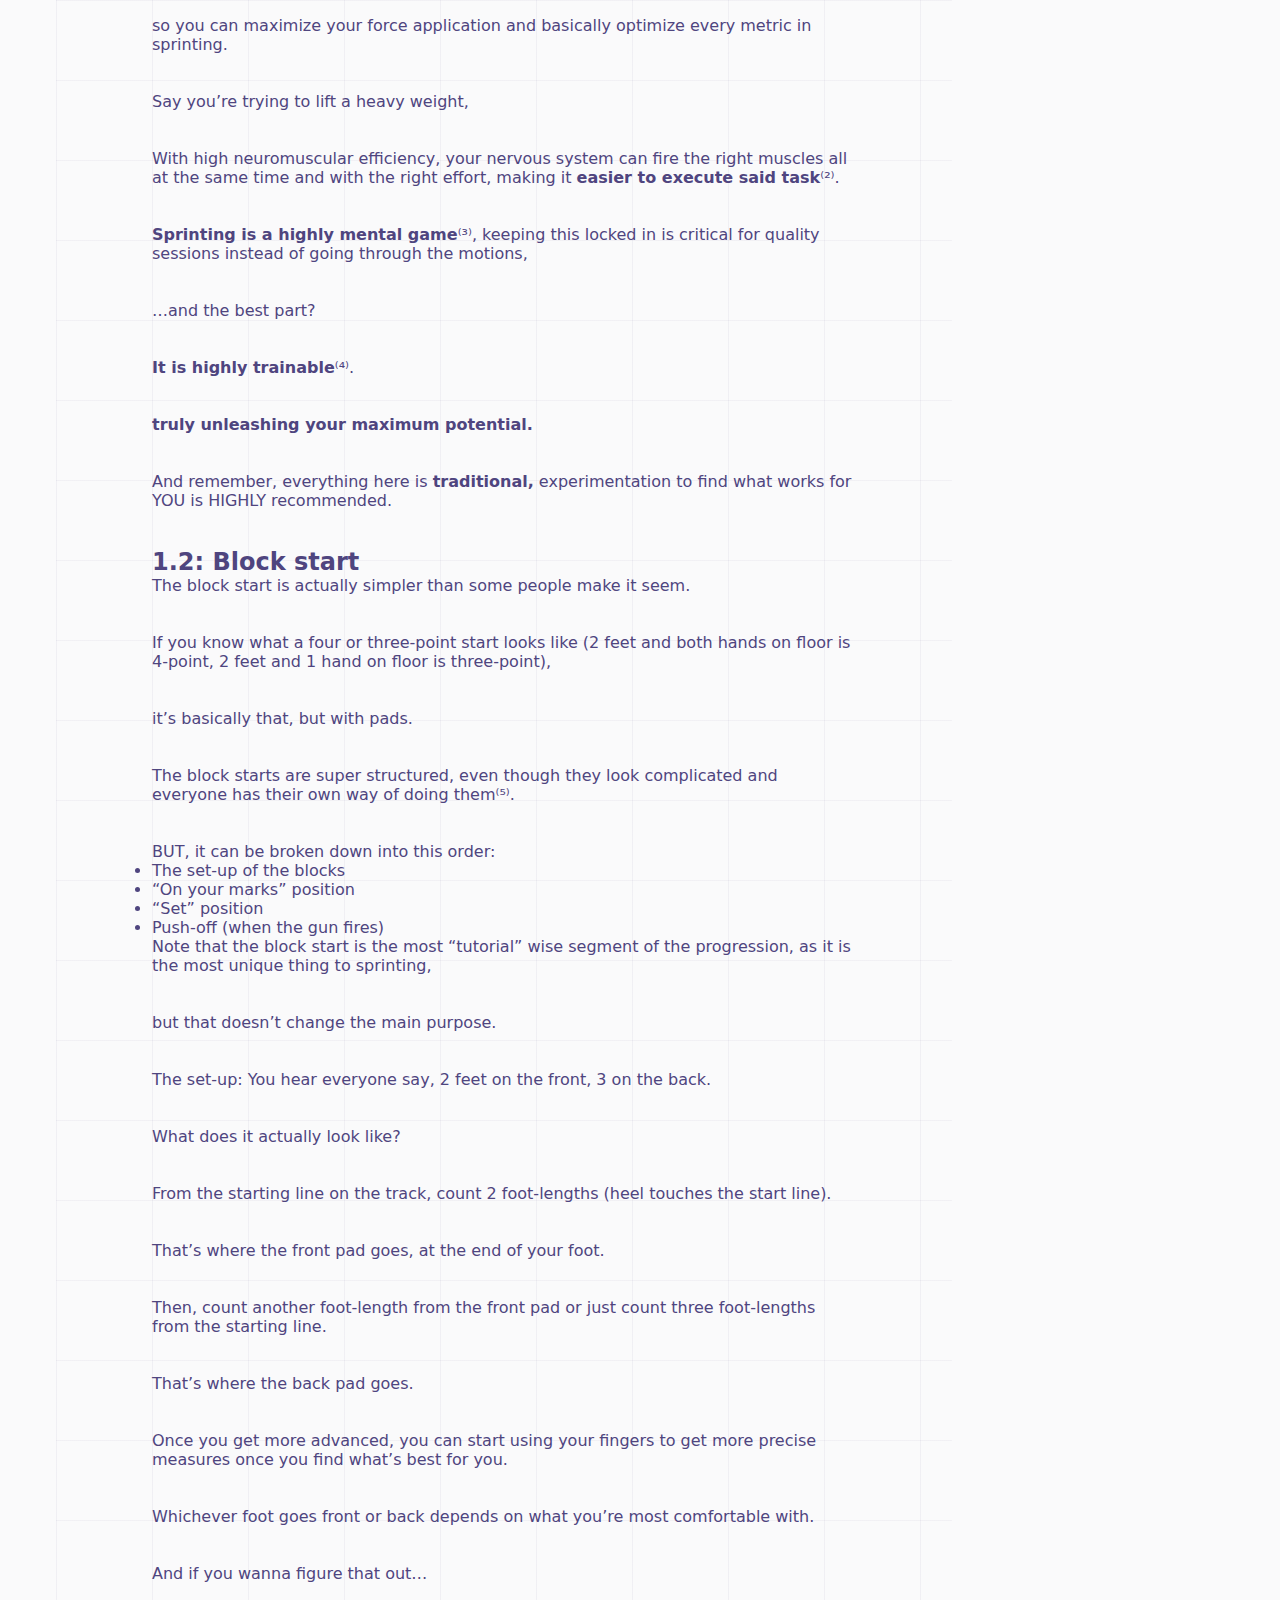
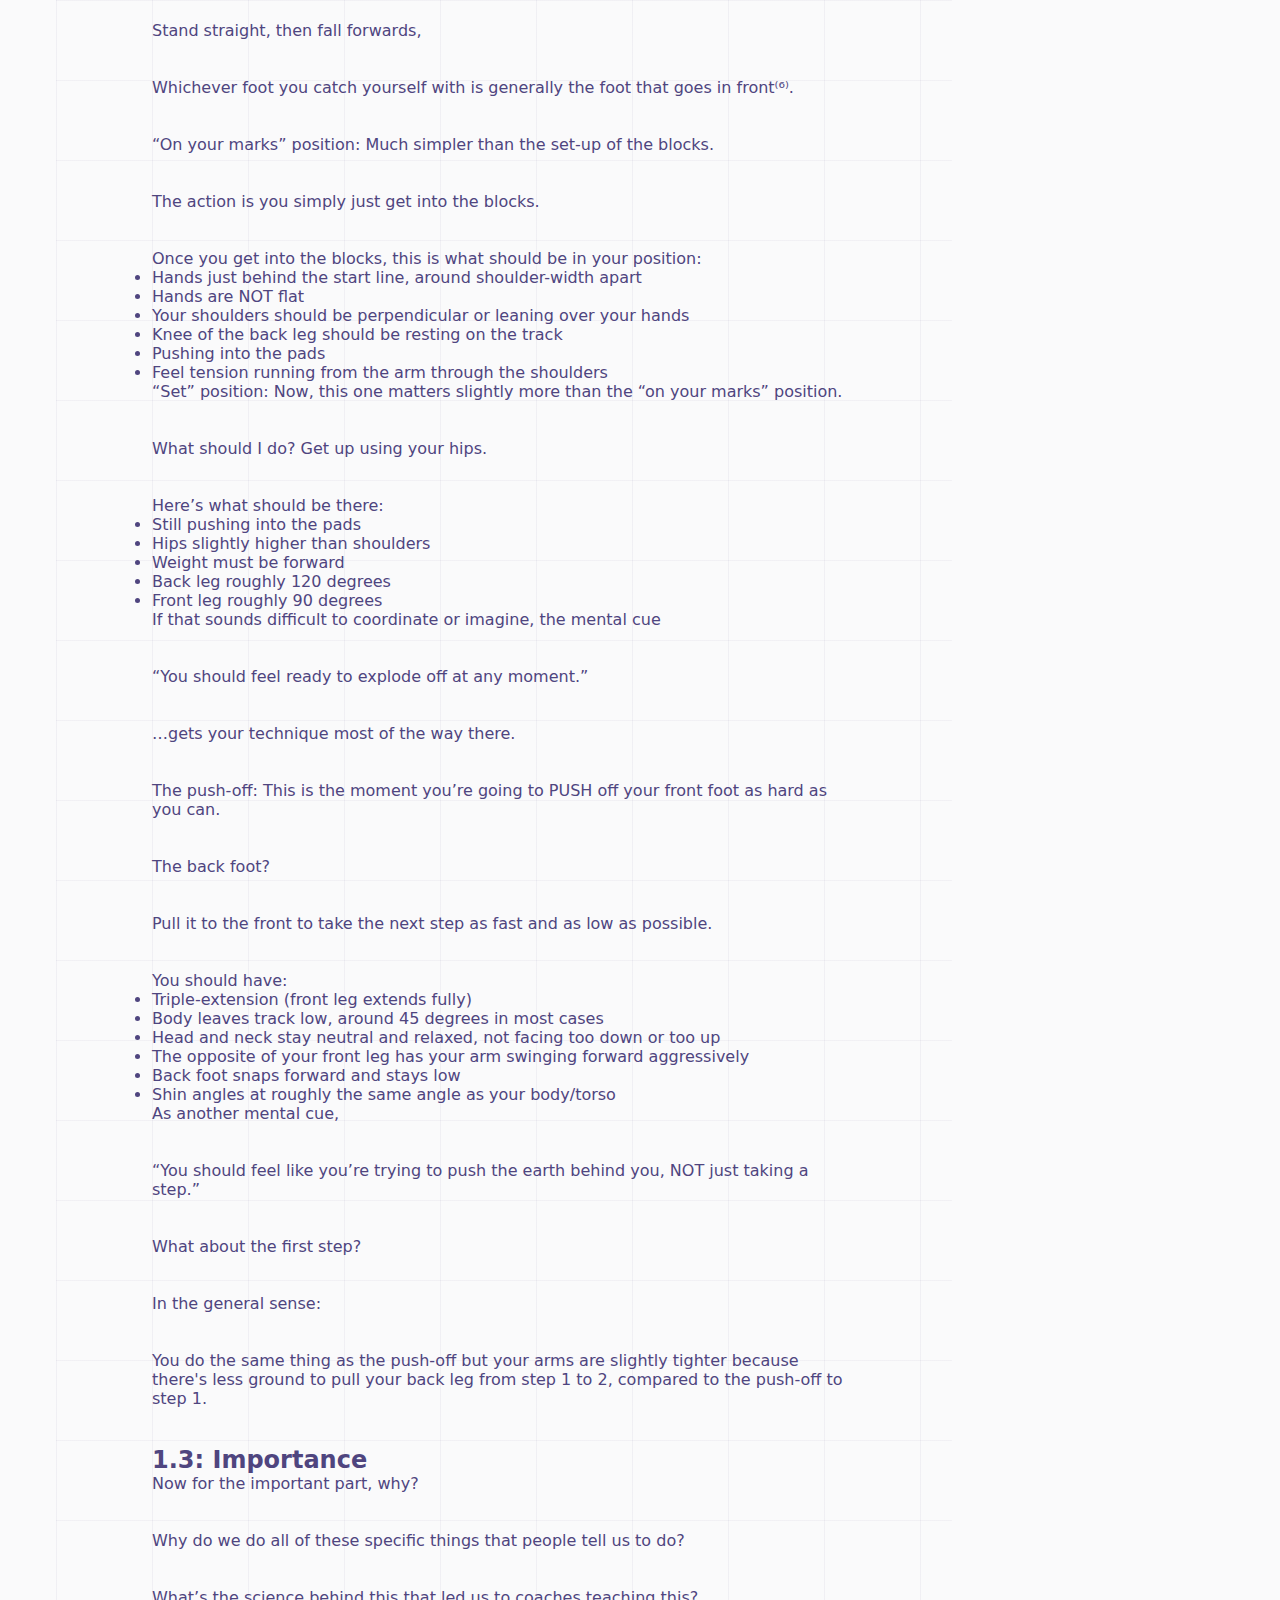
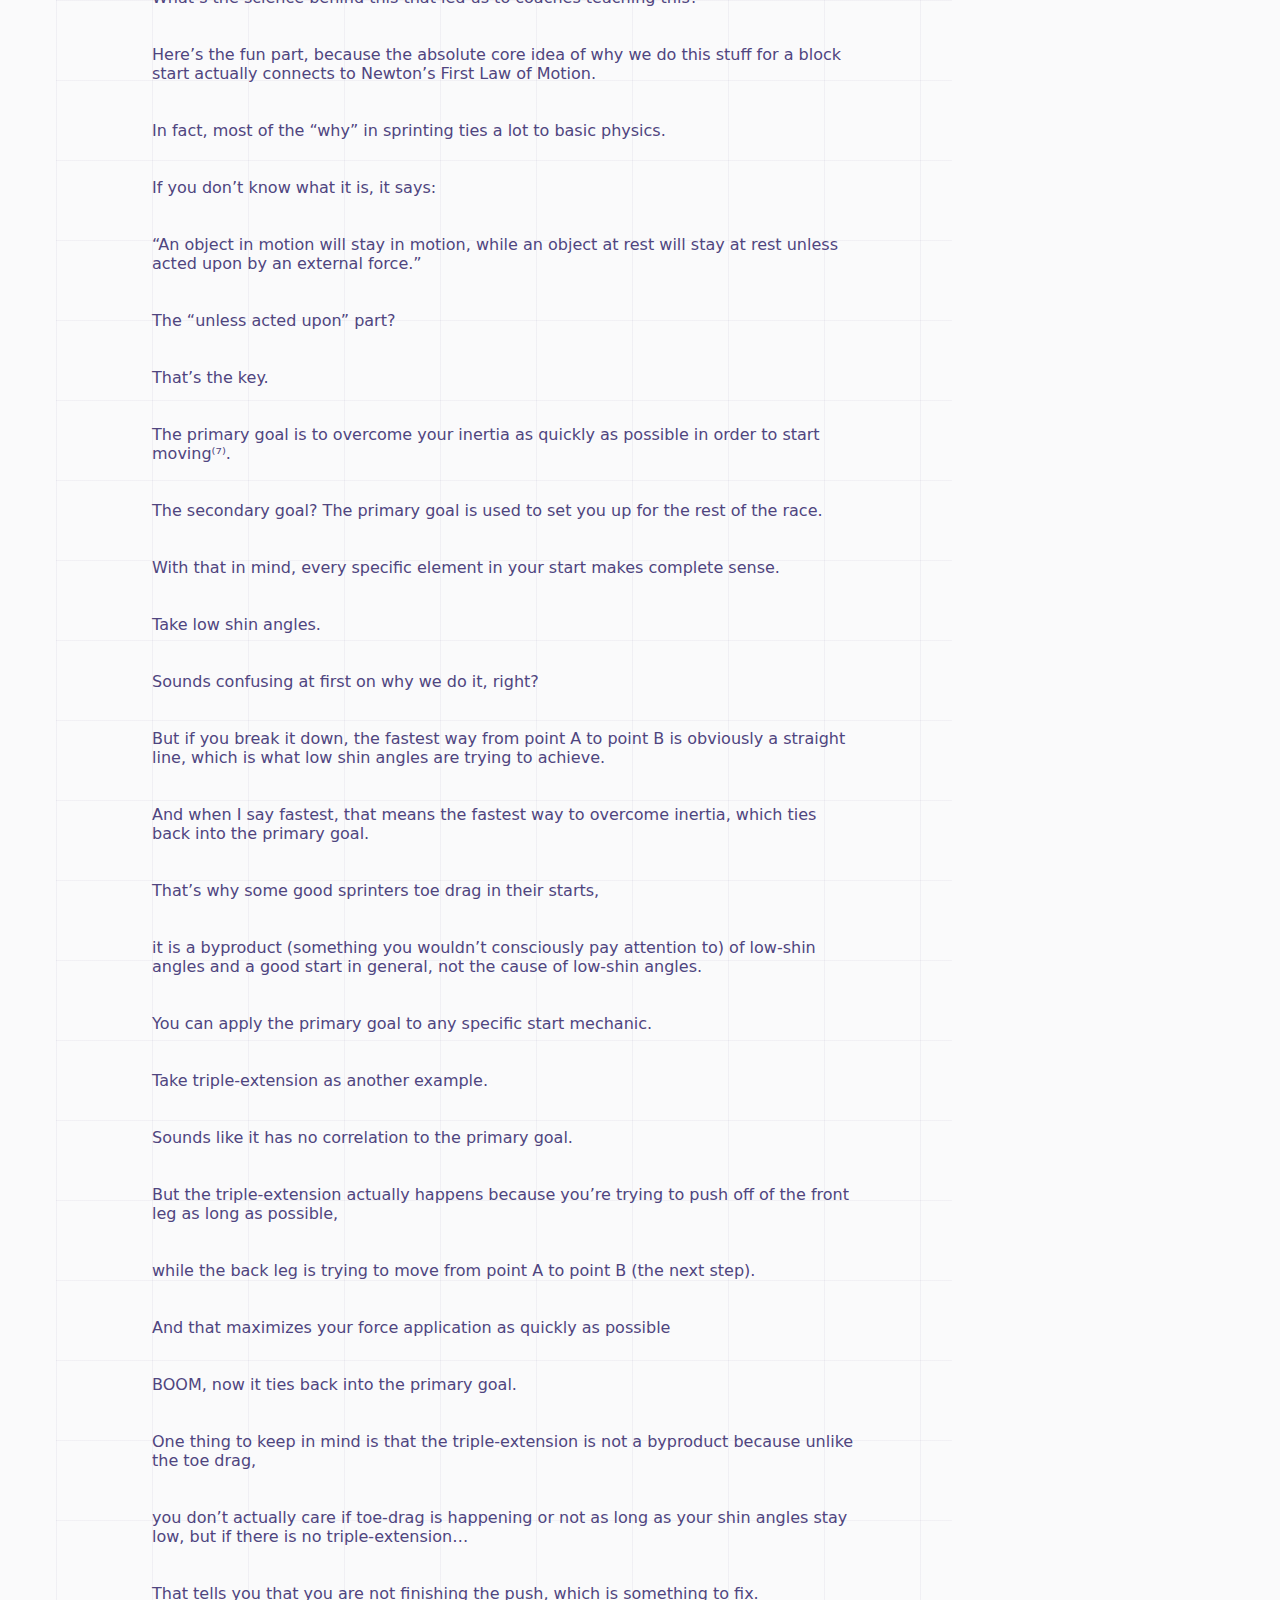
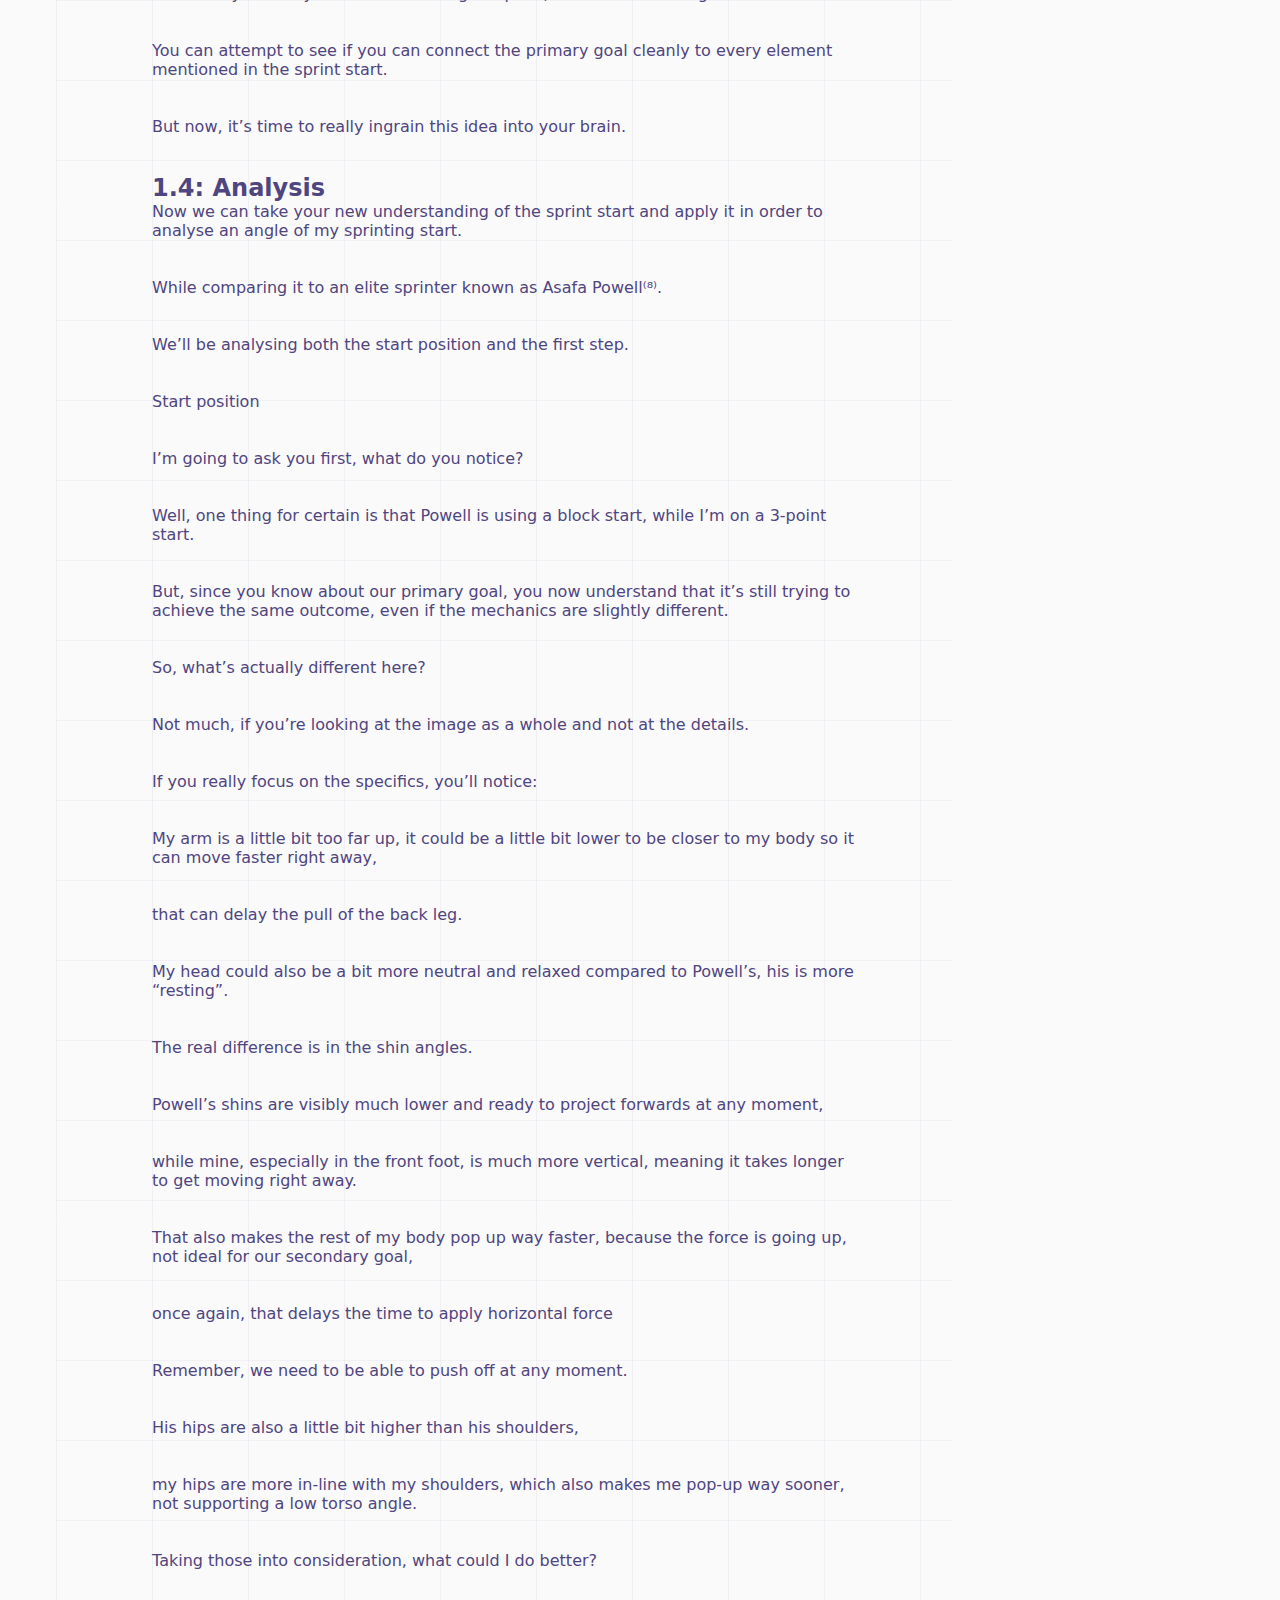
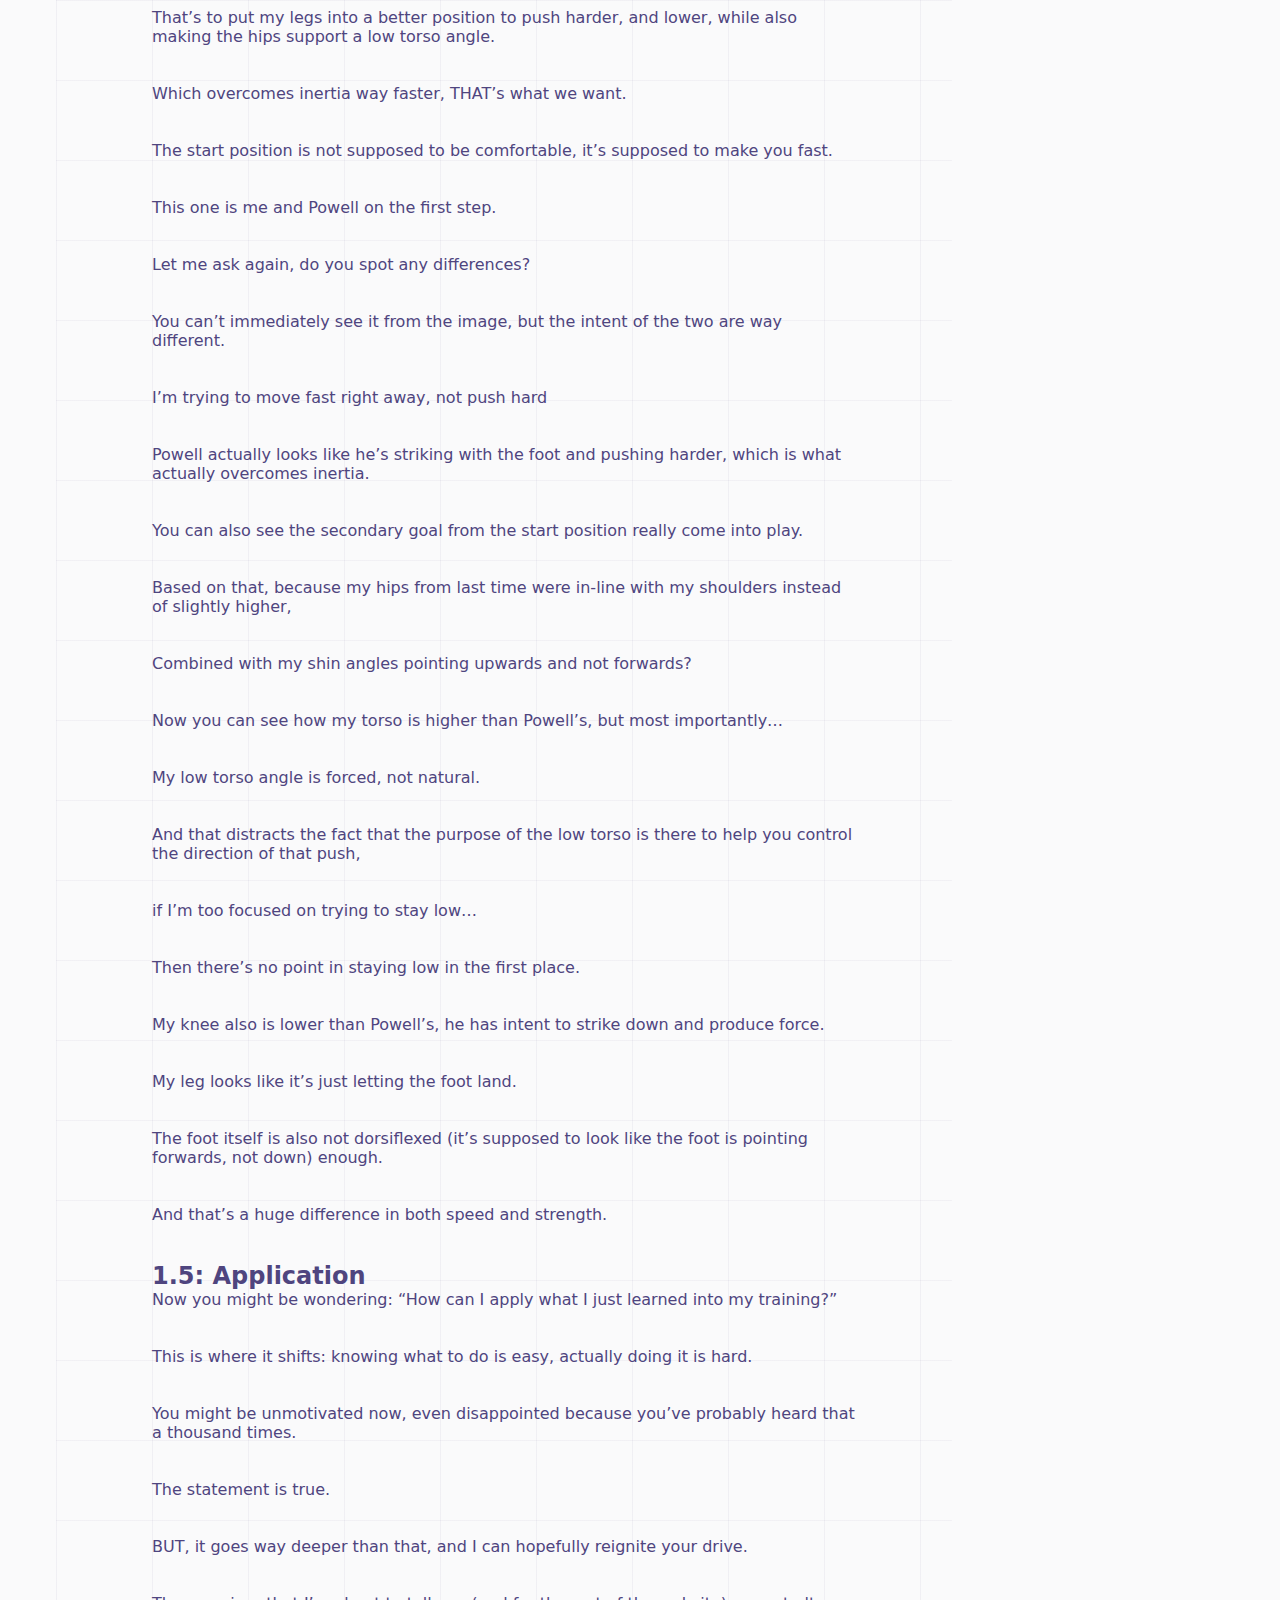
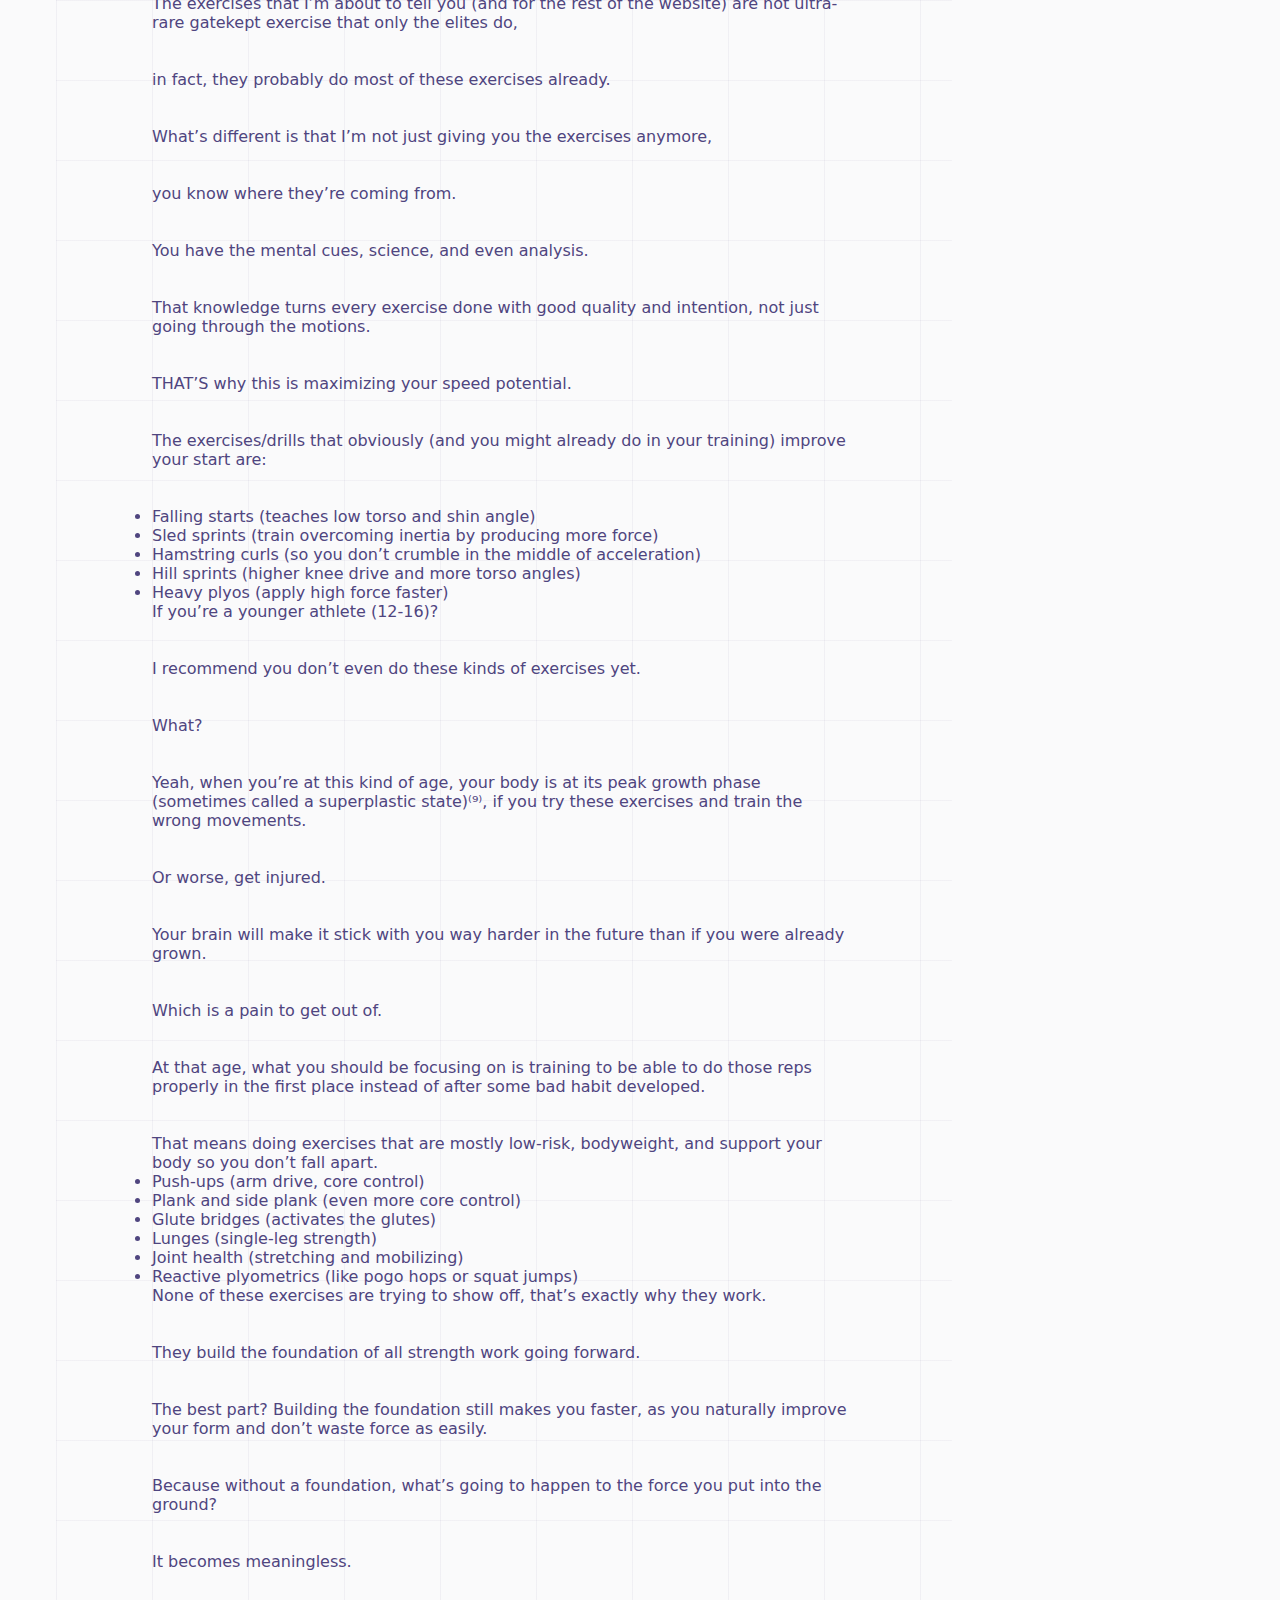
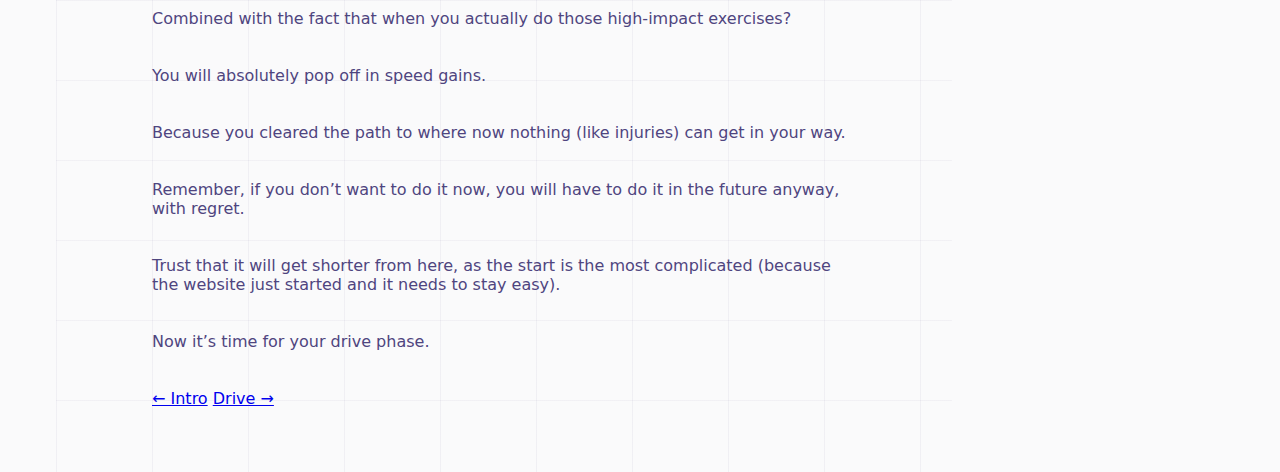
<file: progression/start.html>
<!DOCTYPE html>
<html lang="en">
<head>
  <meta charset="UTF-8">
  <meta name="viewport" content="width=device-width, initial-scale=1.0">
  <title>Start Phase | Sprint Progression</title>
  <link rel="stylesheet" href="../style.css">
</head>
<body>

<div class="progression-layout">
    <nav class="progression-rail">
        <a href="../index.html" class="rail-btn home">HOME</a>

        <a href="intro.html" class="rail-btn">00: INTRO</a>
        <a href="start.html" class="rail-btn active">01: START</a>
        <a href="drive.html" class="rail-btn">02: DRIVE</a>
        <a href="transition.html" class="rail-btn">03: TRANSITION</a>
        <a href="top-speed.html" class="rail-btn">04: TOP SPEED</a>
        <a href="maintenance.html" class="rail-btn">05: MAINTENANCE</a>

        <a href="conclusion.html" class="rail-btn">00: CONCLUSION</a>
        <a href="bibliography.html" class="rail-btn">Bibliography</a>
    </nav>

<main class="progression-content">
  <section class="progression-section">
    <h1>1.0: START</h1>
    <!-- subsections go here -->
    <!-- images -->
    <img class="prog-image" src="../images/your-image.jpg" alt="force velocity curve" style="--y: 8rem; --w: 20vw; --h: 15rem;">

    <img class="prog-image" src="../images/analysis1.png" alt="1 analysis" style="--y: 375rem; --w: 37vw; --h: 15rem;">
    <img class="prog-image" src="../images/analysis2.png" alt="2 analysis" style="--y: 425rem; --w: 37vw; --h: 15rem;">

    <h2>1.1: Reassurance</h2>
    <p>
        <strong>Let me get something straight with you as a mindset shift before I start teaching you how to execute a block start effectively,</strong><br><br><br>

        this is something to keep in mind for the <strong>rest of the website.</strong><br><br><br>

        The blocks are <strong>important,</strong> but it’s not everything⁽¹⁾.<br><br><br>

        The same goes for anything else in the 100m, top speed, top speed maintenance/endurance, your late acceleration, <strong>whatever,</strong><br><br><br>

        that’s because every part (or phase) in the 100m is <strong>built off of the last one,</strong> they’re not entirely different things on their own.<br><br><br>

        For example, if top speed requires relaxation otherwise your form will get messed up, that doesn’t mean your start doesn’t need it,<br><br><br>

        it’s just more <strong>dominant</strong> in the top speed phase.<br><br><br>

        Meaning, just because you did some top speed training the other day, you can still get faster in the start phase indirectly.<br><br><br>

        <strong>Why?</strong><br><br><br>

        <strong>Because your neuromuscular efficiency improves.</strong><br><br><br>

        Simply, your nervous system’s (your brain being the center, which is why the name central nervous system comes up a lot) ability to effectively fire the right muscles,<br><br><br>

        so you can maximize your force application and basically optimize every metric in sprinting.<br><br><br>

        Say you’re trying to lift a heavy weight,<br><br><br>

        With high neuromuscular efficiency, your nervous system can fire the right muscles all at the same time and with the right effort, making it <strong>easier to execute said task</strong>⁽²⁾.<br><br><br>

        <strong>Sprinting is a highly mental game</strong>⁽³⁾, keeping this locked in is critical for quality sessions instead of going through the motions,<br><br><br>

        …and the best part?<br><br><br>

        <strong>It is highly trainable</strong>⁽⁴⁾.<br><br><br>

        <strong>truly unleashing your maximum potential.</strong><br><br><br>

        And remember, everything here is <strong>traditional,</strong> experimentation to find what works for YOU is HIGHLY recommended.<br><br><br>
    </p>

    <h2>1.2: Block start</h2>
    <p>
        The block start is actually simpler than some people make it seem.<br><br><br>

        If you know what a four or three-point start looks like (2 feet and both hands on floor is 4-point, 2 feet and 1 hand on floor is three-point),<br><br><br>

        it’s basically that, but with pads.<br><br><br>

        The block starts are super structured, even though they look complicated and everyone has their own way of doing them⁽⁵⁾.<br><br><br>

        BUT, it can be broken down into this order:
        <ul>
            <li>The set-up of the blocks</li>
            <li>“On your marks” position</li>
            <li>“Set” position</li> 
            <li>Push-off (when the gun fires)</li>
        </ul>

        Note that the block start is the most “tutorial” wise segment of the progression, as it is the most unique thing to sprinting,<br><br><br>

        but that doesn’t change the main purpose.<br><br><br>

        The set-up:
        You hear everyone say, 2 feet on the front, 3 on the back.<br><br><br>

        What does it actually look like?<br><br><br>

        From the starting line on the track, count 2 foot-lengths (heel touches the start line).<br><br><br>

        That’s where the front pad goes, at the end of your foot.<br><br><br>

        Then, count another foot-length from the front pad or just count three foot-lengths from the starting line.<br><br><br>

        That’s where the back pad goes.<br><br><br>

        Once you get more advanced, you can start using your fingers to get more precise measures once you find what’s best for you.<br><br><br>

        Whichever foot goes front or back depends on what you’re most comfortable with.<br><br><br>

        And if you wanna figure that out…<br><br><br>

        Stand straight, then fall forwards,<br><br><br>

        Whichever foot you catch yourself with is generally the foot that goes in front⁽⁶⁾.<br><br><br>

        “On your marks” position:
        Much simpler than the set-up of the blocks.<br><br><br>

        The action is you simply just get into the blocks.<br><br><br>

        Once you get into the blocks, this is what should be in your position:
        <ul>
            <li>Hands just behind the start line, around shoulder-width apart</li>
            <li>Hands are NOT flat</li>
            <li>Your shoulders should be perpendicular or leaning over your hands</li>
            <li>Knee of the back leg should be resting on the track</li>
            <li>Pushing into the pads</li>
            <li>Feel tension running from the arm through the shoulders</li>
        </ul>
        
        “Set” position:
        Now, this one matters slightly more than the “on your marks” position.<br><br><br>

        What should I do? Get up using your hips.<br><br><br>

        Here’s what should be there:
        <ul>
            <li>Still pushing into the pads</li>
            <li>Hips slightly higher than shoulders</li>
            <li>Weight must be forward</li>
            <li>Back leg roughly 120 degrees</li>
            <li>Front leg roughly 90 degrees</li>
        </ul>

        If that sounds difficult to coordinate or imagine, the mental cue<br><br><br>

        “You should feel ready to explode off at any moment.”<br><br><br>

        …gets your technique most of the way there.<br><br><br>

        The push-off:
        This is the moment you’re going to PUSH off your front foot as hard as you can.<br><br><br>

        The back foot?<br><br><br>

        Pull it to the front to take the next step as fast and as low as possible.<br><br><br>

        You should have:
        <ul>
            <li>Triple-extension (front leg extends fully)</li>
            <li>Body leaves track low, around 45 degrees in most cases</li>
            <li>Head and neck stay neutral and relaxed, not facing too down or too up</li>
            <li>The opposite of your front leg has your arm swinging forward aggressively</li>
            <li>Back foot snaps forward and stays low</li>
            <li>Shin angles at roughly the same angle as your body/torso</li>
        </ul>
    
        As another mental cue,<br><br><br>

        “You should feel like you’re trying to push the earth behind you, NOT just taking a step.”<br><br><br>

        What about the first step?<br><br><br>

        In the general sense:<br><br><br>

        You do the same thing as the push-off but your arms are slightly tighter because there's less ground to pull your back leg from step 1 to 2, compared to the push-off to step 1.<br><br><br>
    </p>

    <h2>1.3: Importance</h2>
    <p>
        Now for the important part, why?<br><br><br>

        Why do we do all of these specific things that people tell us to do?<br><br><br>

        What’s the science behind this that led us to coaches teaching this?<br><br><br>

        Here’s the fun part, because the absolute core idea of why we do this stuff for a block start actually connects to Newton’s First Law of Motion.<br><br><br>

        In fact, most of the “why” in sprinting ties a lot to basic physics.<br><br><br>

        If you don’t know what it is, it says:<br><br><br>

        “An object in motion will stay in motion, while an object at rest will stay at rest unless acted upon by an external force.”<br><br><br>

        The “unless acted upon” part?<br><br><br>

        That’s the key.<br><br><br>

        The primary goal is to overcome your inertia as quickly as possible in order to start moving⁽⁷⁾.<br><br><br>

        The secondary goal? The primary goal is used to set you up for the rest of the race.<br><br><br>

        With that in mind, every specific element in your start makes complete sense.<br><br><br>

        Take low shin angles.<br><br><br>

        Sounds confusing at first on why we do it, right?<br><br><br>

        But if you break it down, the fastest way from point A to point B is obviously a straight line, which is what low shin angles are trying to achieve.<br><br><br>

        And when I say fastest, that means the fastest way to overcome inertia, which ties back into the primary goal.<br><br><br>

        That’s why some good sprinters toe drag in their starts,<br><br><br>

        it is a byproduct (something you wouldn’t consciously pay attention to) of low-shin angles and a good start in general, not the cause of low-shin angles.<br><br><br>

        You can apply the primary goal to any specific start mechanic.<br><br><br>

        Take triple-extension as another example.<br><br><br>

        Sounds like it has no correlation to the primary goal.<br><br><br>

        But the triple-extension actually happens because you’re trying to push off of the front leg as long as possible,<br><br><br>

        while the back leg is trying to move from point A to point B (the next step).<br><br><br>

        And that maximizes your force application as quickly as possible<br><br><br>

        BOOM, now it ties back into the primary goal.<br><br><br>

        One thing to keep in mind is that the triple-extension is not a byproduct because unlike the toe drag,<br><br><br>

        you don’t actually care if toe-drag is happening or not as long as your shin angles stay low, but if there is no triple-extension…<br><br><br>

        That tells you that you are not finishing the push, which is something to fix.<br><br><br>

        You can attempt to see if you can connect the primary goal cleanly to every element mentioned in the sprint start.<br><br><br>

        But now, it’s time to really ingrain this idea into your brain.<br><br><br>
    </p>

    <h2>1.4: Analysis</h2>
    <p>
        Now we can take your new understanding of the sprint start and apply it in order to analyse an angle of my sprinting start.<br><br><br>

        While comparing it to an elite sprinter known as Asafa Powell⁽⁸⁾.<br><br><br>

        We’ll be analysing both the start position and the first step.<br><br><br>

        Start position<br><br><br>

        I’m going to ask you first, what do you notice?<br><br><br>

        Well, one thing for certain is that Powell is using a block start, while I’m on a 3-point start.<br><br><br>

        But, since you know about our primary goal, you now understand that it’s still trying to achieve the same outcome, even if the mechanics are slightly different.<br><br><br>

        So, what’s actually different here?<br><br><br>

        Not much, if you’re looking at the image as a whole and not at the details.<br><br><br>

        If you really focus on the specifics, you’ll notice:<br><br><br>

        My arm is a little bit too far up, it could be a little bit lower to be closer to my body so it can move faster right away,<br><br><br>

        that can delay the pull of the back leg.<br><br><br>

        My head could also be a bit more neutral and relaxed compared to Powell’s, his is more “resting”.<br><br><br>

        The real difference is in the shin angles.<br><br><br>

        Powell’s shins are visibly much lower and ready to project forwards at any moment,<br><br><br>

        while mine, especially in the front foot, is much more vertical, meaning it takes longer to get moving right away.<br><br><br>

        That also makes the rest of my body pop up way faster, because the force is going up, not ideal for our secondary goal,<br><br><br>

        once again, that delays the time to apply horizontal force<br><br><br>

        Remember, we need to be able to push off at any moment.<br><br><br>

        His hips are also a little bit higher than his shoulders,<br><br><br>

        my hips are more in-line with my shoulders, which also makes me pop-up way sooner, not supporting a low torso angle.<br><br><br>

        Taking those into consideration, what could I do better?<br><br><br>

        That’s to put my legs into a better position to push harder, and lower, while also making the hips support a low torso angle.<br><br><br>

        Which overcomes inertia way faster, THAT’s what we want.<br><br><br>

        The start position is not supposed to be comfortable, it’s supposed to make you fast.<br><br><br>

        This one is me and Powell on the first step.<br><br><br>

        Let me ask again, do you spot any differences?<br><br><br>

        You can’t immediately see it from the image, but the intent of the two are way different.<br><br><br>

        I’m trying to move fast right away, not push hard<br><br><br>
        Powell actually looks like he’s striking with the foot and pushing harder, which is what actually overcomes inertia.<br><br><br>

        You can also see the secondary goal from the start position really come into play.<br><br><br>

        Based on that, because my hips from last time were in-line with my shoulders instead of slightly higher,<br><br><br>

        Combined with my shin angles pointing upwards and not forwards?<br><br><br>

        Now you can see how my torso is higher than Powell’s, but most importantly…<br><br><br>

        My low torso angle is forced, not natural.<br><br><br>

        And that distracts the fact that the purpose of the low torso is there to help you control the direction of that push,<br><br><br>

        if I’m too focused on trying to stay low…<br><br><br>

        Then there’s no point in staying low in the first place.<br><br><br>

        My knee also is lower than Powell’s, he has intent to strike down and produce force.<br><br><br>

        My leg looks like it’s just letting the foot land.<br><br><br>

        The foot itself is also not dorsiflexed (it’s supposed to look like the foot is pointing forwards, not down) enough.<br><br><br>

        And that’s a huge difference in both speed and strength.<br><br><br>
    </p>

    <h2>1.5: Application</h2>
    <p>
        Now you might be wondering: “How can I apply what I just learned into my training?”<br><br><br>

        This is where it shifts: knowing what to do is easy, actually doing it is hard.<br><br><br>

        You might be unmotivated now, even disappointed because you’ve probably heard that a thousand times.<br><br><br>

        The statement is true.<br><br><br>

        BUT, it goes way deeper than that, and I can hopefully reignite your drive.<br><br><br>

        The exercises that I’m about to tell you (and for the rest of the website) are not ultra-rare gatekept exercise that only the elites do,<br><br><br>

        in fact, they probably do most of these exercises already.<br><br><br>

        What’s different is that I’m not just giving you the exercises anymore,<br><br><br>

        you know where they’re coming from.<br><br><br>

        You have the mental cues, science, and even analysis.<br><br><br>

        That knowledge turns every exercise done with good quality and intention, not just going through the motions.<br><br><br>

        THAT’S why this is maximizing your speed potential.<br><br><br>

        The exercises/drills that obviously (and you might already do in your training) improve your start are:<br><br><br>
        <ul>
            <li>Falling starts (teaches low torso and shin angle)</li>
            <li>Sled sprints (train overcoming inertia by producing more force)</li>
            <li>Hamstring curls (so you don’t crumble in the middle of acceleration)</li>
            <li>Hill sprints (higher knee drive and more torso angles)</li>
            <li>Heavy plyos (apply high force faster)</li>
        </ul>

        If you’re a younger athlete (12-16)?<br><br><br>

        I recommend you don’t even do these kinds of exercises yet.<br><br><br>

        What?<br><br><br>

        Yeah, when you’re at this kind of age, your body is at its peak growth phase (sometimes called a superplastic state)⁽⁹⁾, if you try these exercises and train the wrong movements.<br><br><br>

        Or worse, get injured.<br><br><br>

        Your brain will make it stick with you way harder in the future than if you were already grown.<br><br><br>

        Which is a pain to get out of.<br><br><br>

        At that age, what you should be focusing on is training to be able to do those reps properly in the first place instead of after some bad habit developed.<br><br><br>

        That means doing exercises that are mostly low-risk, bodyweight, and support your body so you don’t fall apart.
        <ul>
            <li>Push-ups (arm drive, core control)</li>
            <li>Plank and side plank (even more core control)</li>
            <li>Glute bridges (activates the glutes)</li>
            <li>Lunges (single-leg strength)</li>
            <li>Joint health (stretching and mobilizing)</li>
            <li>Reactive plyometrics (like pogo hops or squat jumps)</li>
        </ul>
        
        None of these exercises are trying to show off, that’s exactly why they work.<br><br><br>

        They build the foundation of all strength work going forward.<br><br><br>

        The best part? Building the foundation still makes you faster, as you naturally improve your form and don’t waste force as easily.<br><br><br>

        Because without a foundation, what’s going to happen to the force you put into the ground?<br><br><br>

        It becomes meaningless.<br><br><br>

        Combined with the fact that when you actually do those high-impact exercises?<br><br><br>

        You will absolutely pop off in speed gains.<br><br><br>

        Because you cleared the path to where now nothing (like injuries) can get in your way.<br><br><br>

        Remember, if you don’t want to do it now, you will have to do it in the future anyway, with regret.<br><br><br>

        Trust that it will get shorter from here, as the start is the most complicated (because the website just started and it needs to stay easy).<br><br><br>

        Now it’s time for your drive phase.<br><br><br>
    </p>

    </section>

     <div class="phase-navigation">
        <a href="intro.html" class="prev">← Intro</a>
        <a href="drive.html" class="next">Drive →</a>
        </div>
     </main>
</div>

<script src="../script.js"></script>
</body>
</html>
</file>
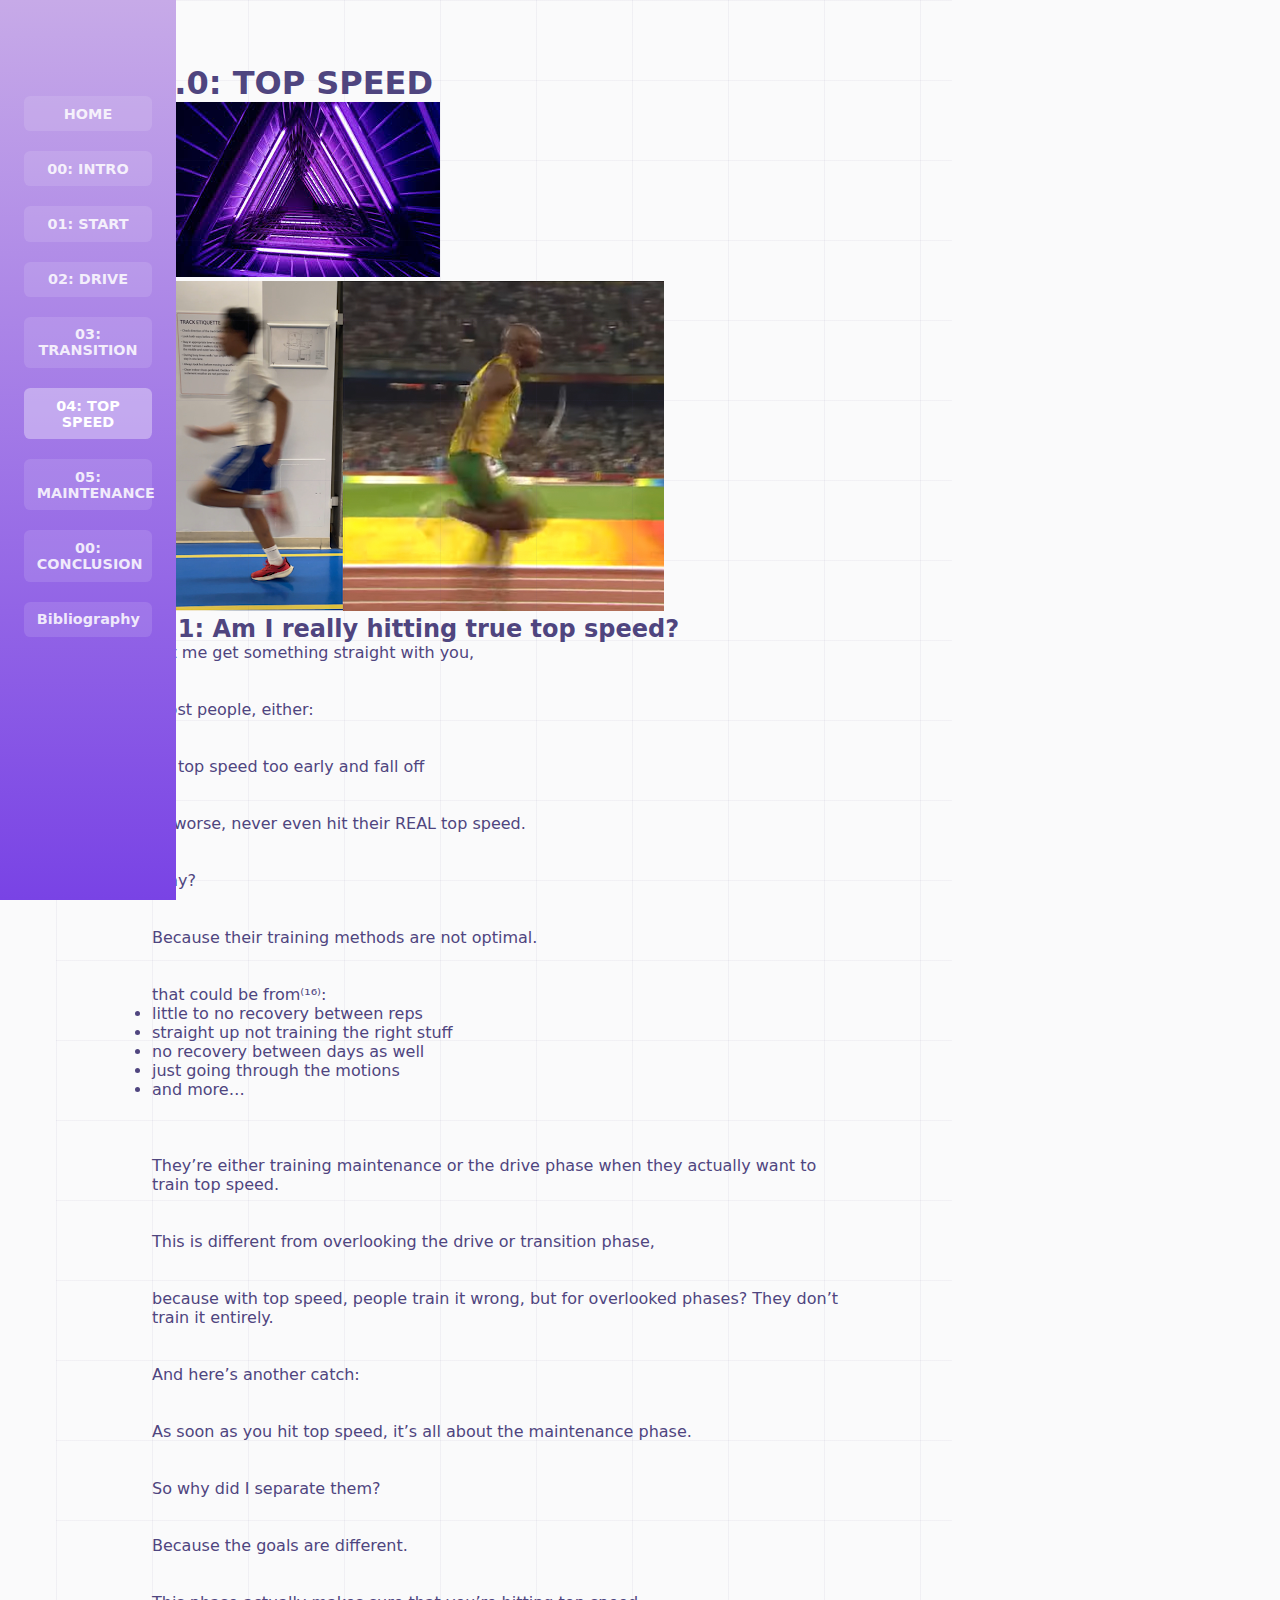
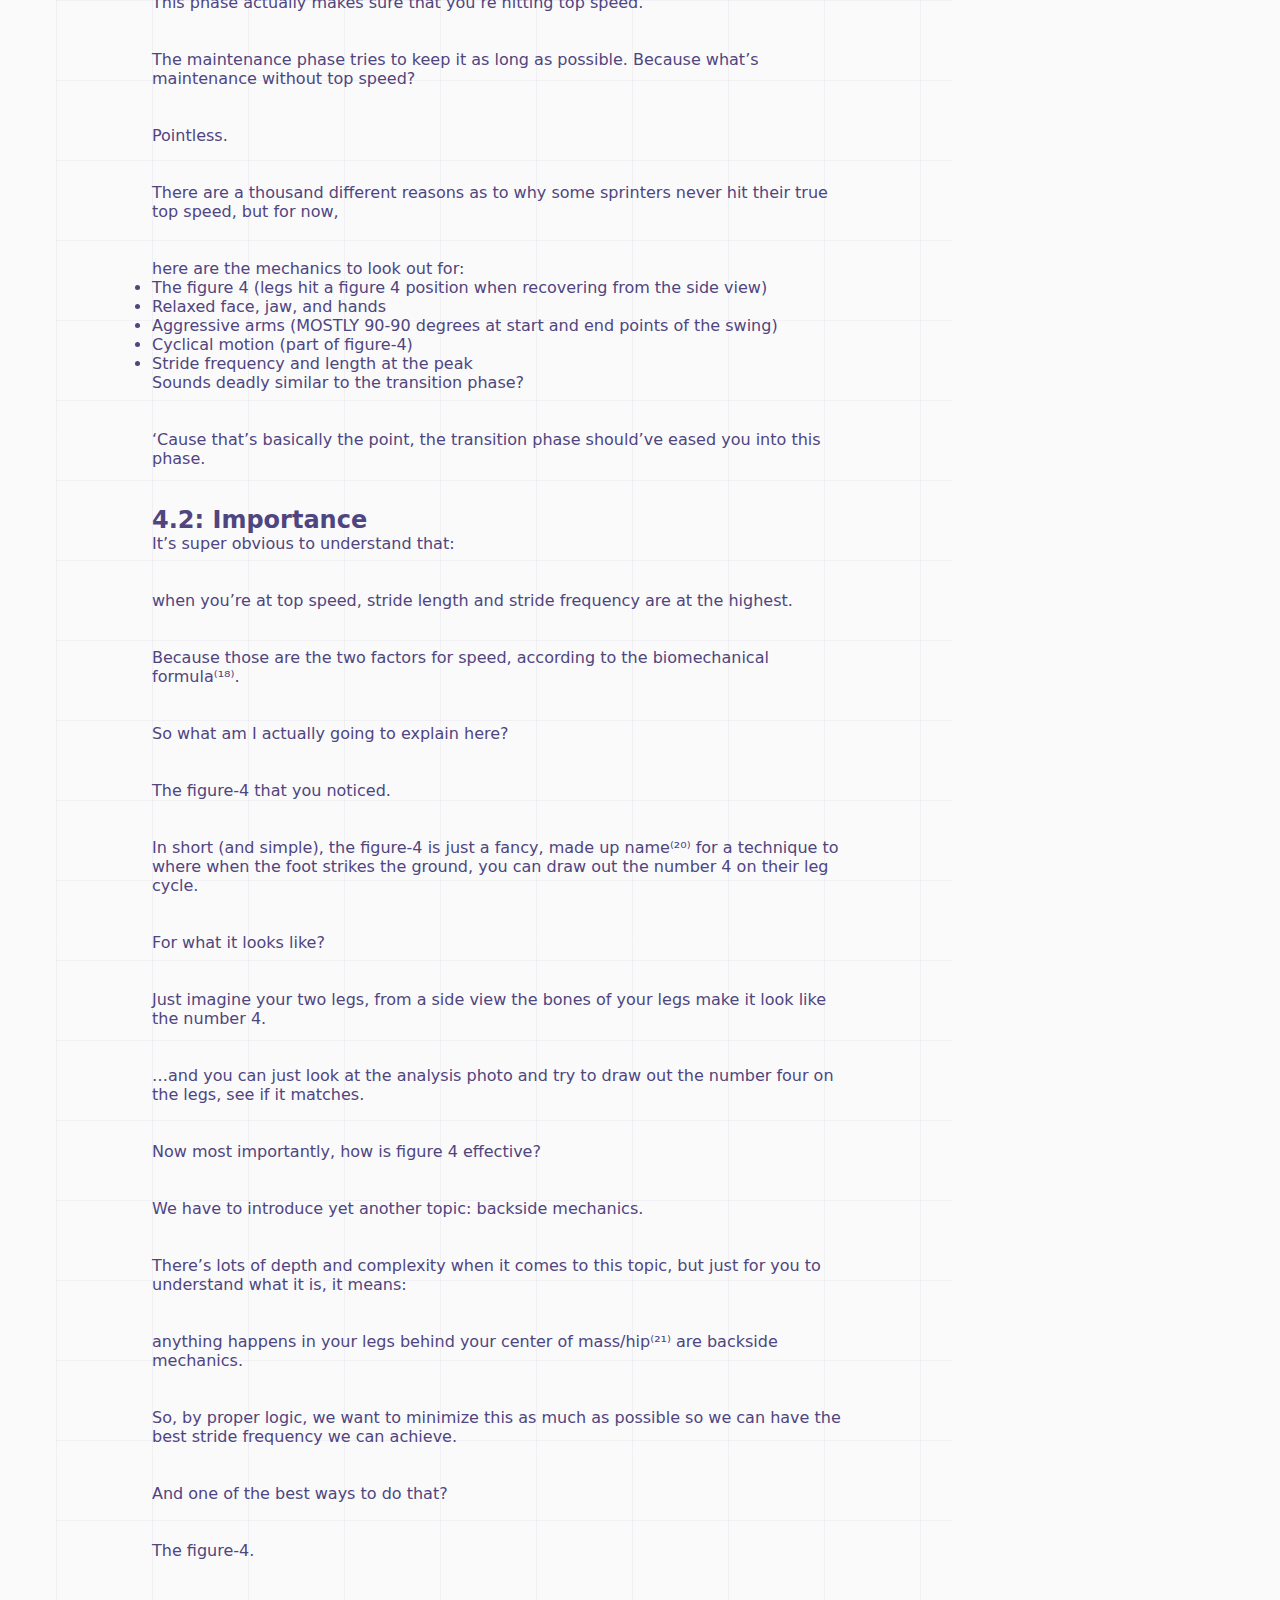
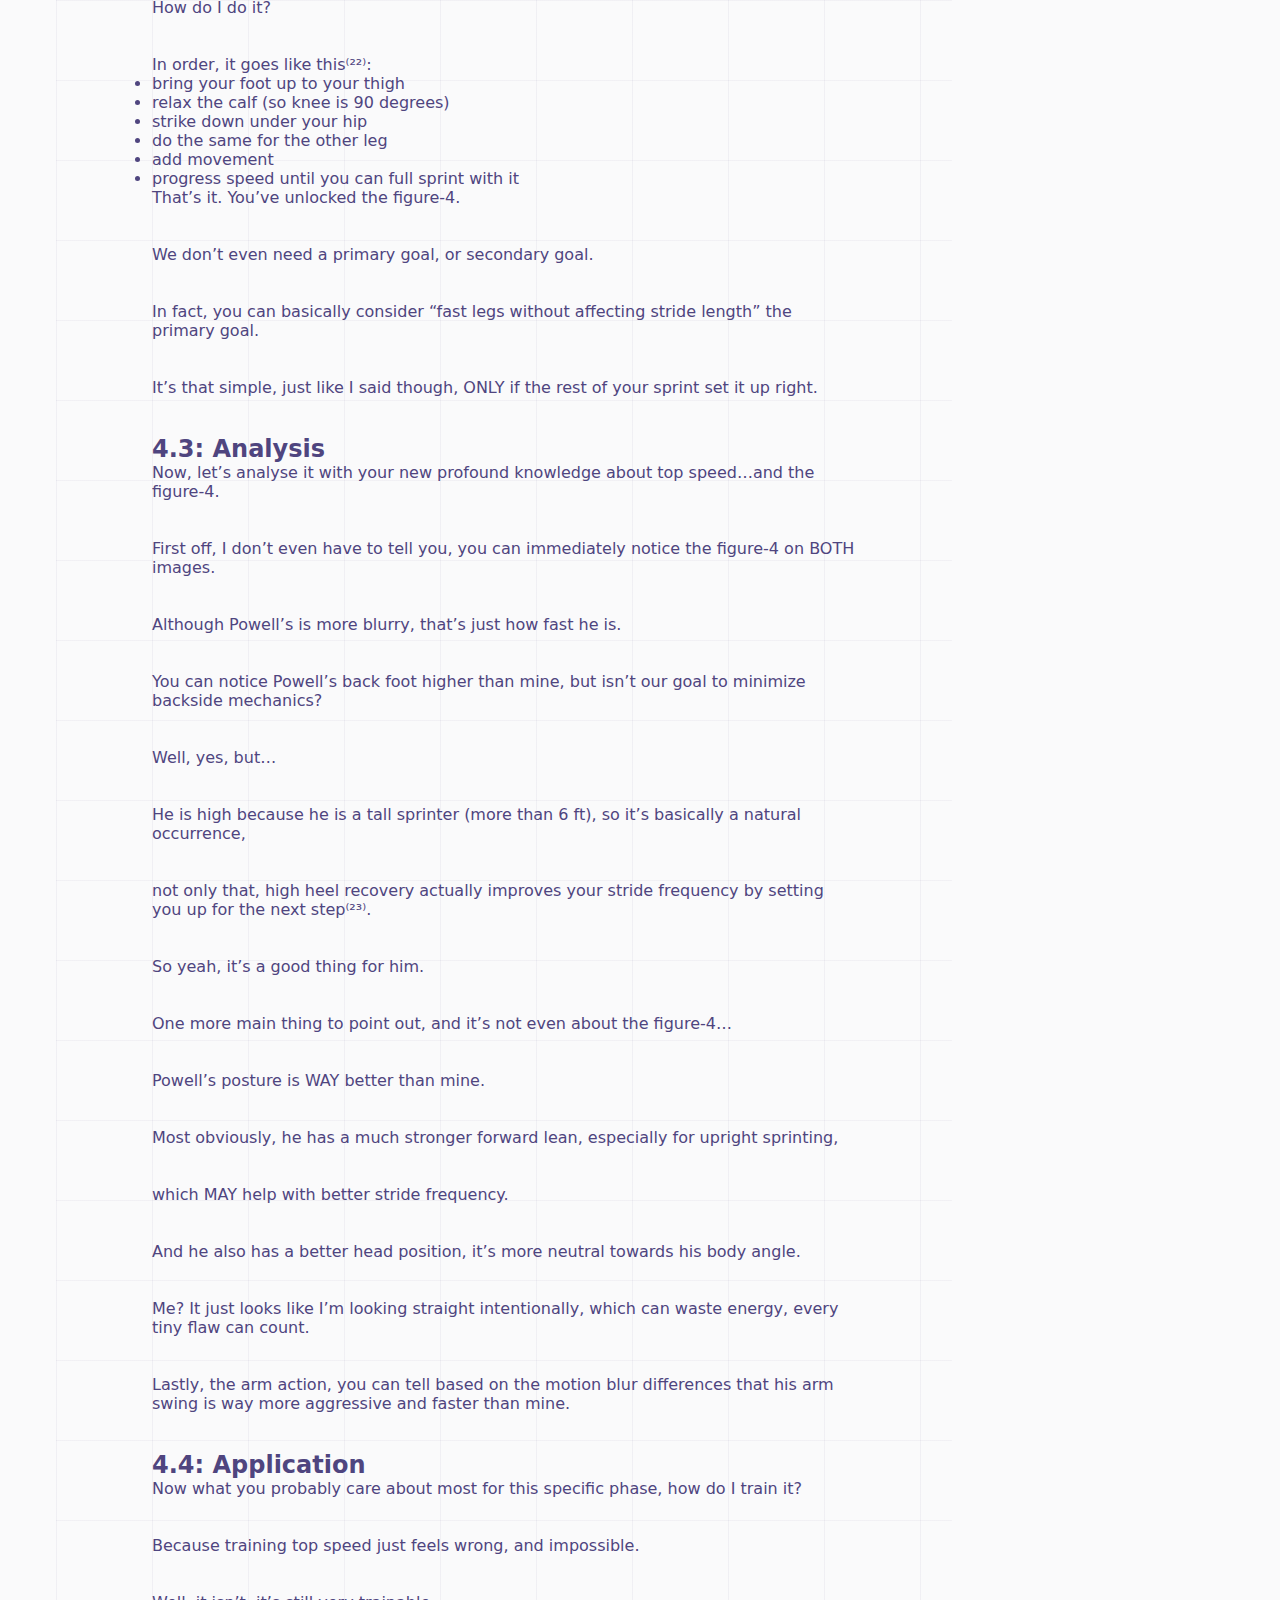
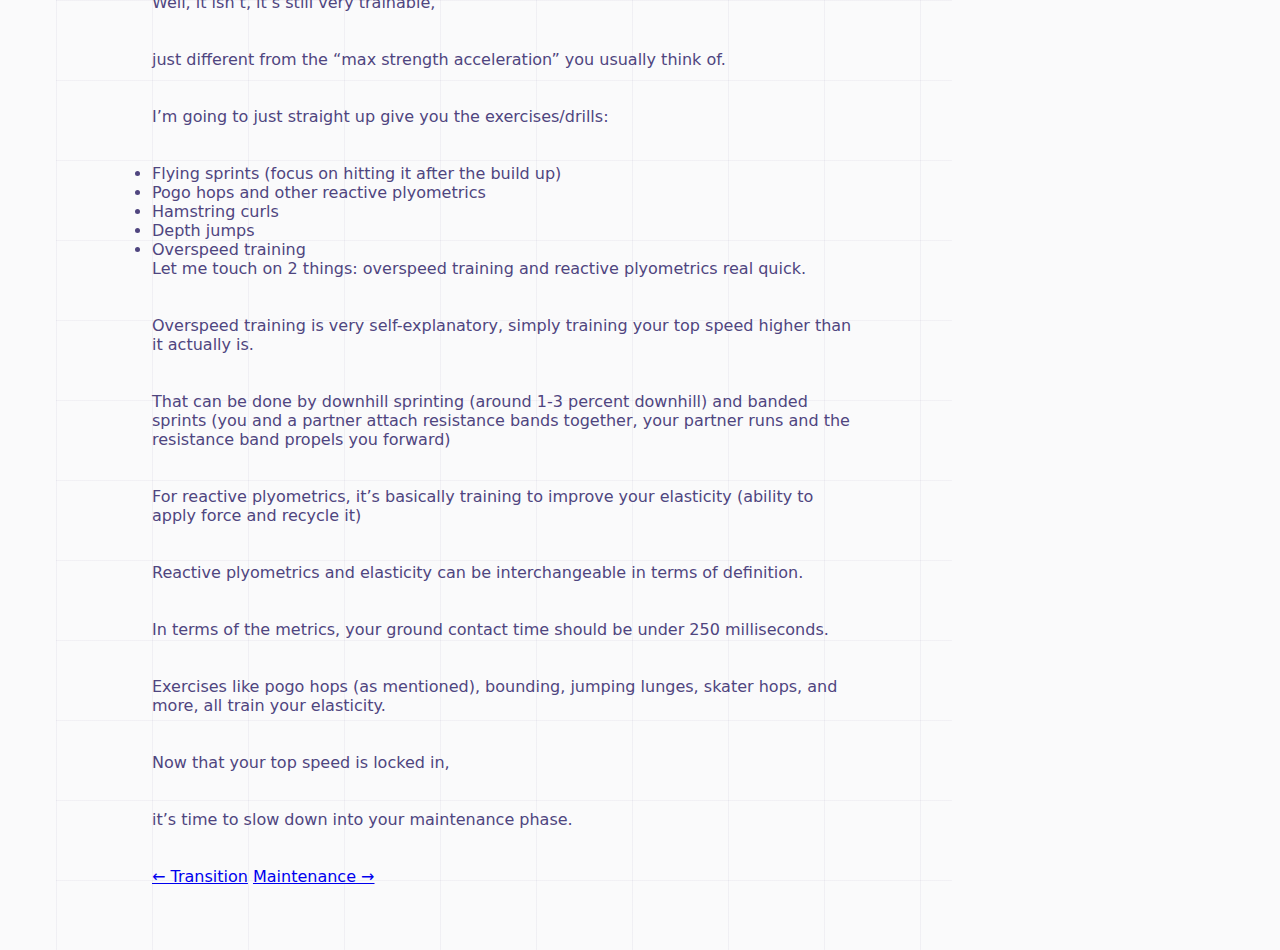
<file: progression/top-speed.html>
<!DOCTYPE html>
<html lang="en">
<head>
  <meta charset="UTF-8">
  <meta name="viewport" content="width=device-width, initial-scale=1.0">
  <title>Top Speed Phase | Sprint Progression</title>
  <link rel="stylesheet" href="../style.css">
</head>
<body>

<div class="progression-layout">
    <nav class="progression-rail">
        <a href="../index.html" class="rail-btn home">HOME</a>

        <a href="intro.html" class="rail-btn">00: INTRO</a>
        <a href="start.html" class="rail-btn">01: START</a>
        <a href="drive.html" class="rail-btn">02: DRIVE</a>
        <a href="transition.html" class="rail-btn">03: TRANSITION</a>
        <a href="top-speed.html" class="rail-btn active">04: TOP SPEED</a>
        <a href="maintenance.html" class="rail-btn">05: MAINTENANCE</a>

        <a href="conclusion.html" class="rail-btn">00: CONCLUSION</a>
        <a href="bibliography.html" class="rail-btn">Bibliography</a>
    </nav>

<main class="progression-content">
  <section class="progression-section">
    <h1>4.0: TOP SPEED</h1>
    <!-- subsections go here -->
    <!-- images -->
    <img class="prog-image" src="../images/your-image.jpg" alt="force velocity curve" style="--y: 8rem; --w: 20vw; --h: 15rem;">

    <img class="prog-image" src="../images/analysis5.png" alt="5 analysis" style="--y: 200rem; --w: 37vw; --h: 15rem;">

    <h2>4.1: Am I really hitting true top speed?</h2>
    <p>
        Let me get something straight with you,<br><br><br>

        most people, either:<br><br><br>
        hit top speed too early and fall off<br><br><br>
        or worse, never even hit their REAL top speed.<br><br><br>

        Why?<br><br><br>

        Because their training methods are not optimal.<br><br><br>

        that could be from⁽¹⁶⁾:
        <ul>
            <li>little to no recovery between reps</li>
            <li>straight up not training the right stuff</li>
            <li>no recovery between days as well</li>
            <li>just going through the motions</li>
            <li>and more…</li>
        </ul>
        <br><br><br>
        They’re either training maintenance or the drive phase when they actually want to train top speed.<br><br><br>

        This is different from overlooking the drive or transition phase,<br><br><br>

        because with top speed, people train it wrong, but for overlooked phases? They don’t train it entirely.<br><br><br>

        And here’s another catch:<br><br><br>

        As soon as you hit top speed, it’s all about the maintenance phase.<br><br><br>

        So why did I separate them?<br><br><br>

        Because the goals are different.<br><br><br>

        This phase actually makes sure that you’re hitting top speed.<br><br><br>

        The maintenance phase tries to keep it as long as possible. Because what’s maintenance without top speed?<br><br><br>

        Pointless.<br><br><br>

        There are a thousand different reasons as to why some sprinters never hit their true top speed, but for now,<br><br><br>

        here are the mechanics to look out for:
        <ul>
            <li>The figure 4 (legs hit a figure 4 position when recovering from the side view)</li>
            <li>Relaxed face, jaw, and hands</li>
            <li>Aggressive arms (MOSTLY 90-90 degrees at start and end points of the swing)</li>
            <li>Cyclical motion (part of figure-4)</li>
            <li>Stride frequency and length at the peak</li>
        </ul>
        
        Sounds deadly similar to the transition phase?<br><br><br>

        ‘Cause that’s basically the point, the transition phase should’ve eased you into this phase.<br><br><br>
    </p>

    <h2>4.2: Importance</h2>
    <p>
        It’s super obvious to understand that:<br><br><br>

        when you’re at top speed, stride length and stride frequency are at the highest.<br><br><br>

        Because those are the two factors for speed, according to the biomechanical formula⁽¹⁸⁾.<br><br><br>

        So what am I actually going to explain here?<br><br><br>

        The figure-4 that you noticed.<br><br><br>

        In short (and simple), the figure-4 is just a fancy, made up name⁽²⁰⁾ for a technique to where when the foot strikes the ground, you can draw out the number 4 on their leg cycle.<br><br><br>

        For what it looks like?<br><br><br>

        Just imagine your two legs, from a side view the bones of your legs make it look like the number 4.<br><br><br>

        …and you can just look at the analysis photo and try to draw out the number four on the legs, see if it matches.<br><br><br>

        Now most importantly, how is figure 4 effective?<br><br><br>

        We have to introduce yet another topic: backside mechanics.<br><br><br>

        There’s lots of depth and complexity when it comes to this topic, but just for you to understand what it is, it means:<br><br><br>

        anything happens in your legs behind your center of mass/hip⁽²¹⁾ are backside mechanics.<br><br><br>

        So, by proper logic, we want to minimize this as much as possible so we can have the best stride frequency we can achieve.<br><br><br>

        And one of the best ways to do that?<br><br><br>

        The figure-4.<br><br><br>

        How do I do it?<br><br><br>

        In order, it goes like this⁽²²⁾:
        <ul>
            <li>bring your foot up to your thigh</li>
            <li>relax the calf (so knee is 90 degrees)</li>
            <li>strike down under your hip</li>
            <li>do the same for the other leg</li>
            <li>add movement</li>
            <li>progress speed until you can full sprint with it</li>
        </ul>
        
        That’s it. You’ve unlocked the figure-4.<br><br><br>

        We don’t even need a primary goal, or secondary goal.<br><br><br>

        In fact, you can basically consider “fast legs without affecting stride length” the primary goal.<br><br><br>

        It’s that simple, just like I said though, ONLY if the rest of your sprint set it up right.<br><br><br>
    </p>

    <h2>4.3: Analysis</h2>
    <p>
        Now, let’s analyse it with your new profound knowledge about top speed…and the figure-4.<br><br><br> 

        First off, I don’t even have to tell you, you can immediately notice the figure-4 on BOTH images.<br><br><br>

        Although Powell’s is more blurry, that’s just how fast he is.<br><br><br>

        You can notice Powell’s back foot higher than mine, but isn’t our goal to minimize backside mechanics?<br><br><br>

        Well, yes, but…<br><br><br>

        He is high because he is a tall sprinter (more than 6 ft), so it’s basically a natural occurrence,<br><br><br>

        not only that, high heel recovery actually improves your stride frequency by setting you up for the next step⁽²³⁾.<br><br><br>

        So yeah, it’s a good thing for him.<br><br><br>

        One more main thing to point out, and it’s not even about the figure-4…<br><br><br>

        Powell’s posture is WAY better than mine.<br><br><br>

        Most obviously, he has a much stronger forward lean, especially for upright sprinting,<br><br><br>

        which MAY help with better stride frequency.<br><br><br>

        And he also has a better head position, it’s more neutral towards his body angle.<br><br><br>

        Me? It just looks like I’m looking straight intentionally, which can waste energy, every tiny flaw can count.<br><br><br>

        Lastly, the arm action, you can tell based on the motion blur differences that his arm swing is way more aggressive and faster than mine.<br><br><br>
    </p>

    <h2>4.4: Application</h2>
    <p>
        Now what you probably care about most for this specific phase, how do I train it?<br><br><br>

        Because training top speed just feels wrong, and impossible.<br><br><br>

        Well, it isn’t, it’s still very trainable,<br><br><br>

        just different from the “max strength acceleration” you usually think of.<br><br><br>

        I’m going to just straight up give you the exercises/drills:<br><br><br> 
        <ul>
            <li>Flying sprints (focus on hitting it after the build up)</li>
            <li>Pogo hops and other reactive plyometrics</li>
            <li>Hamstring curls</li>
            <li>Depth jumps</li>
            <li>Overspeed training</li>
        </ul>
        
        Let me touch on 2 things: overspeed training and reactive plyometrics real quick.<br><br><br>

        Overspeed training is very self-explanatory, simply training your top speed higher than it actually is.<br><br><br>

        That can be done by downhill sprinting (around 1-3 percent downhill) and banded sprints (you and a partner attach resistance bands together, your partner runs and the resistance band propels you forward)<br><br><br>

        For reactive plyometrics, it’s basically training to improve your elasticity (ability to apply force and recycle it)<br><br><br>

        Reactive plyometrics and elasticity can be interchangeable in terms of definition.<br><br><br>

        In terms of the metrics, your ground contact time should be under 250 milliseconds.<br><br><br>

        Exercises like pogo hops (as mentioned), bounding, jumping lunges, skater hops, and more, all train your elasticity.<br><br><br>

        Now that your top speed is locked in,<br><br><br>

        it’s time to slow down into your maintenance phase.<br><br><br>
    </p>

     </section>

     <div class="phase-navigation">
        <a href="transition.html" class="prev">← Transition</a>
        <a href="maintenance.html" class="next">Maintenance →</a>
        </div>
     </main>
</div>

<script src="../script.js"></script>
</body>
</html>
</file>
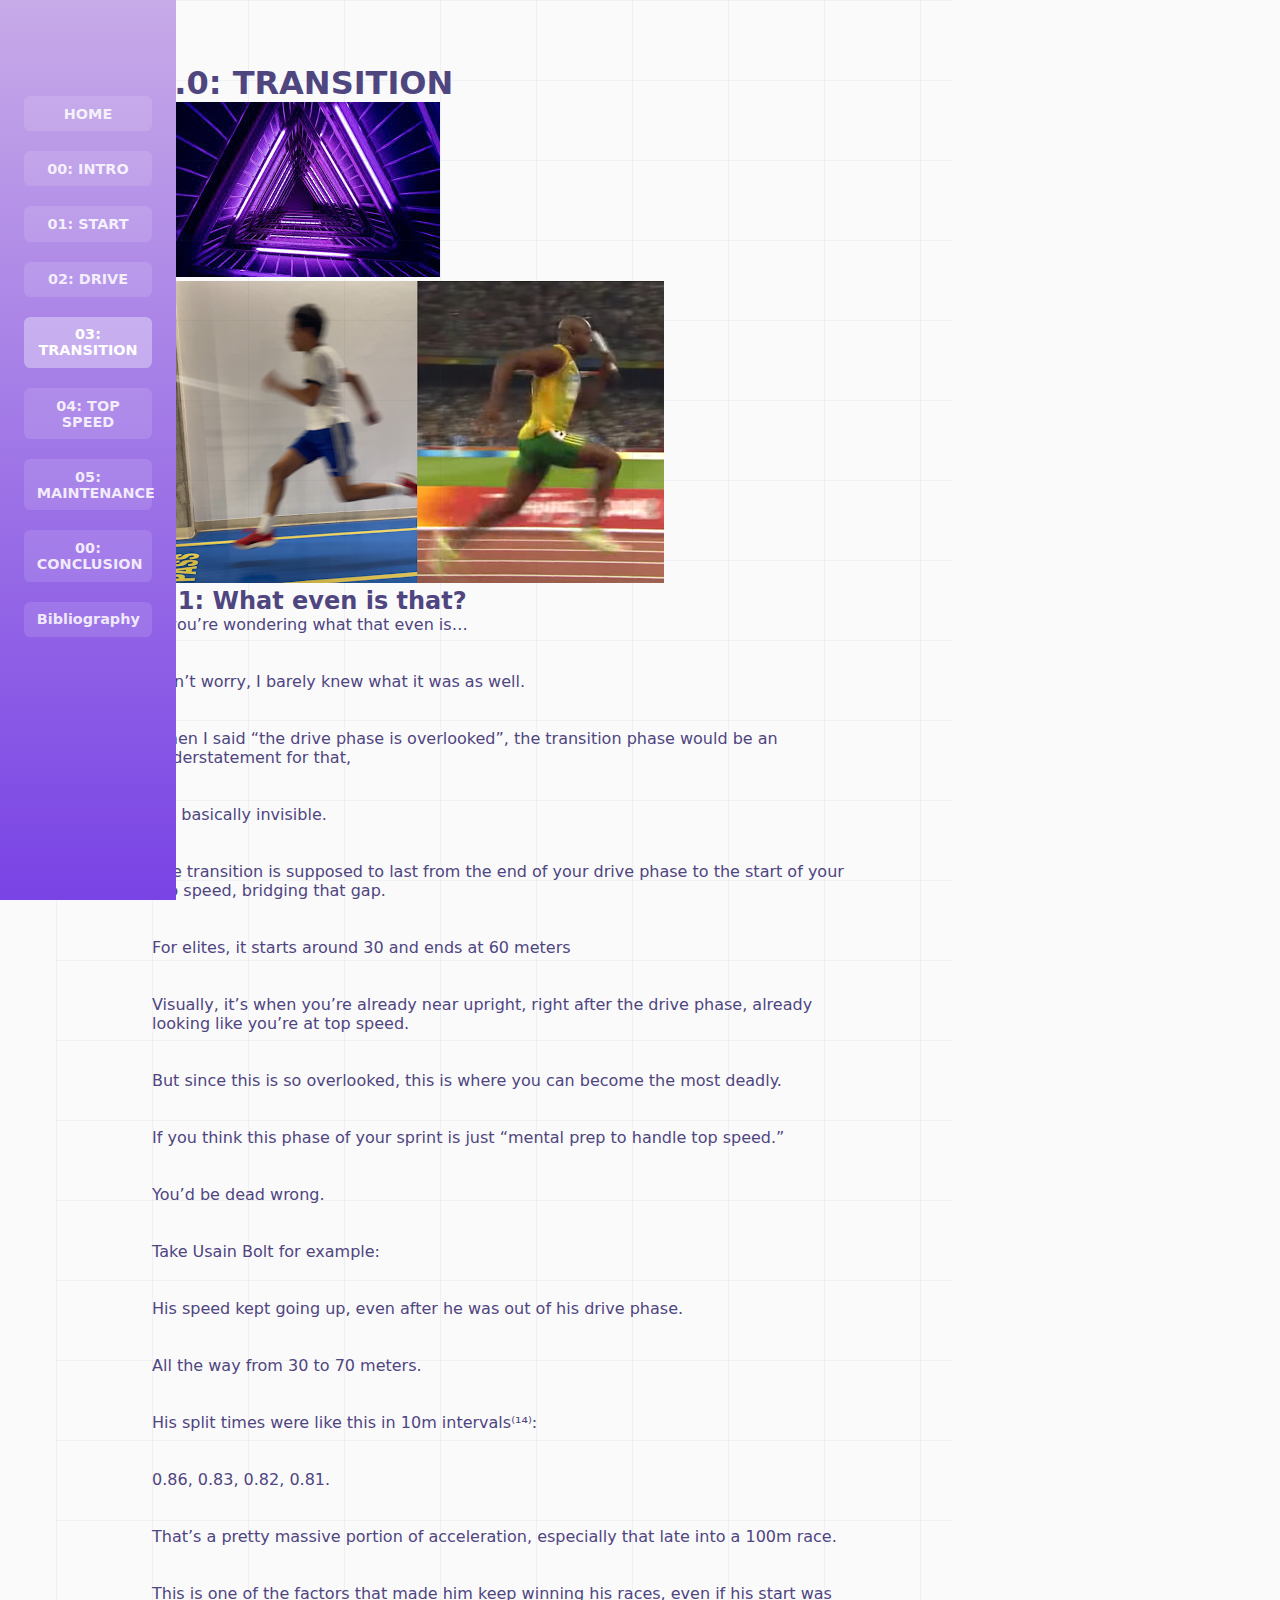
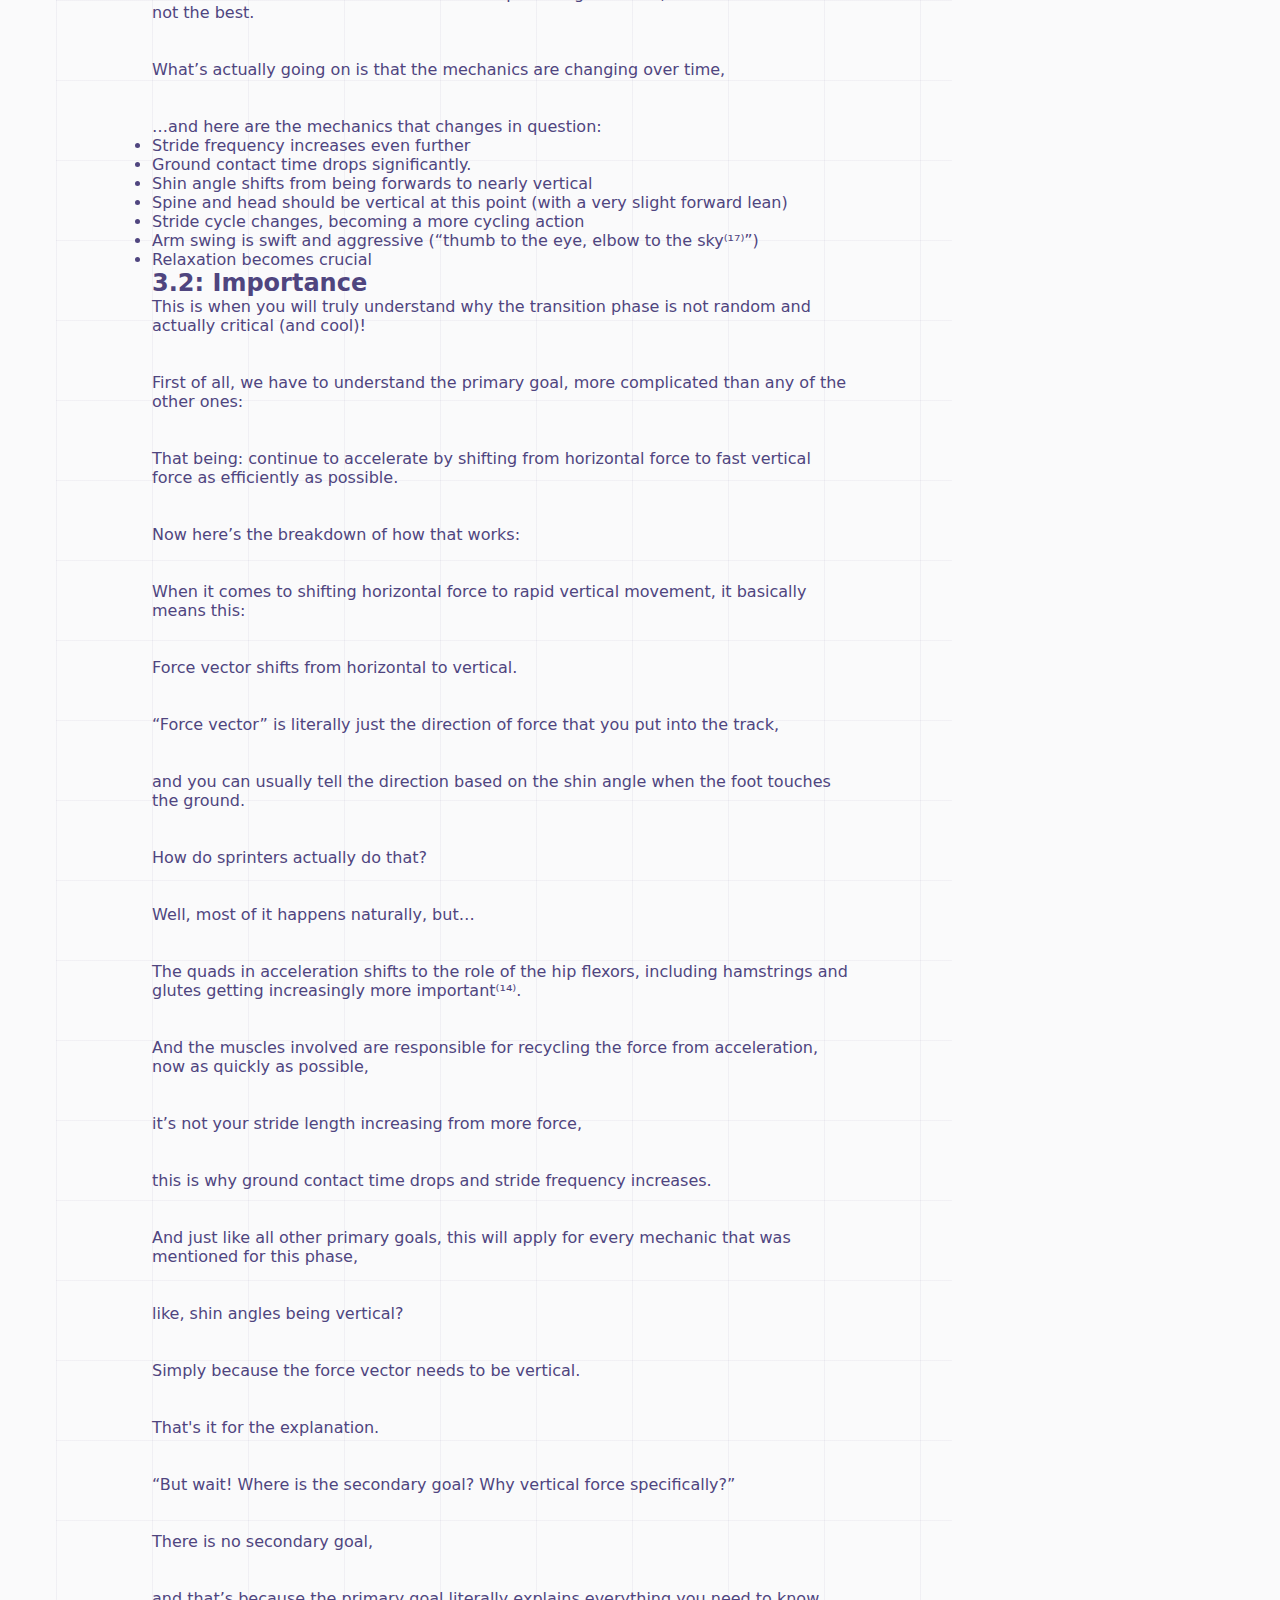
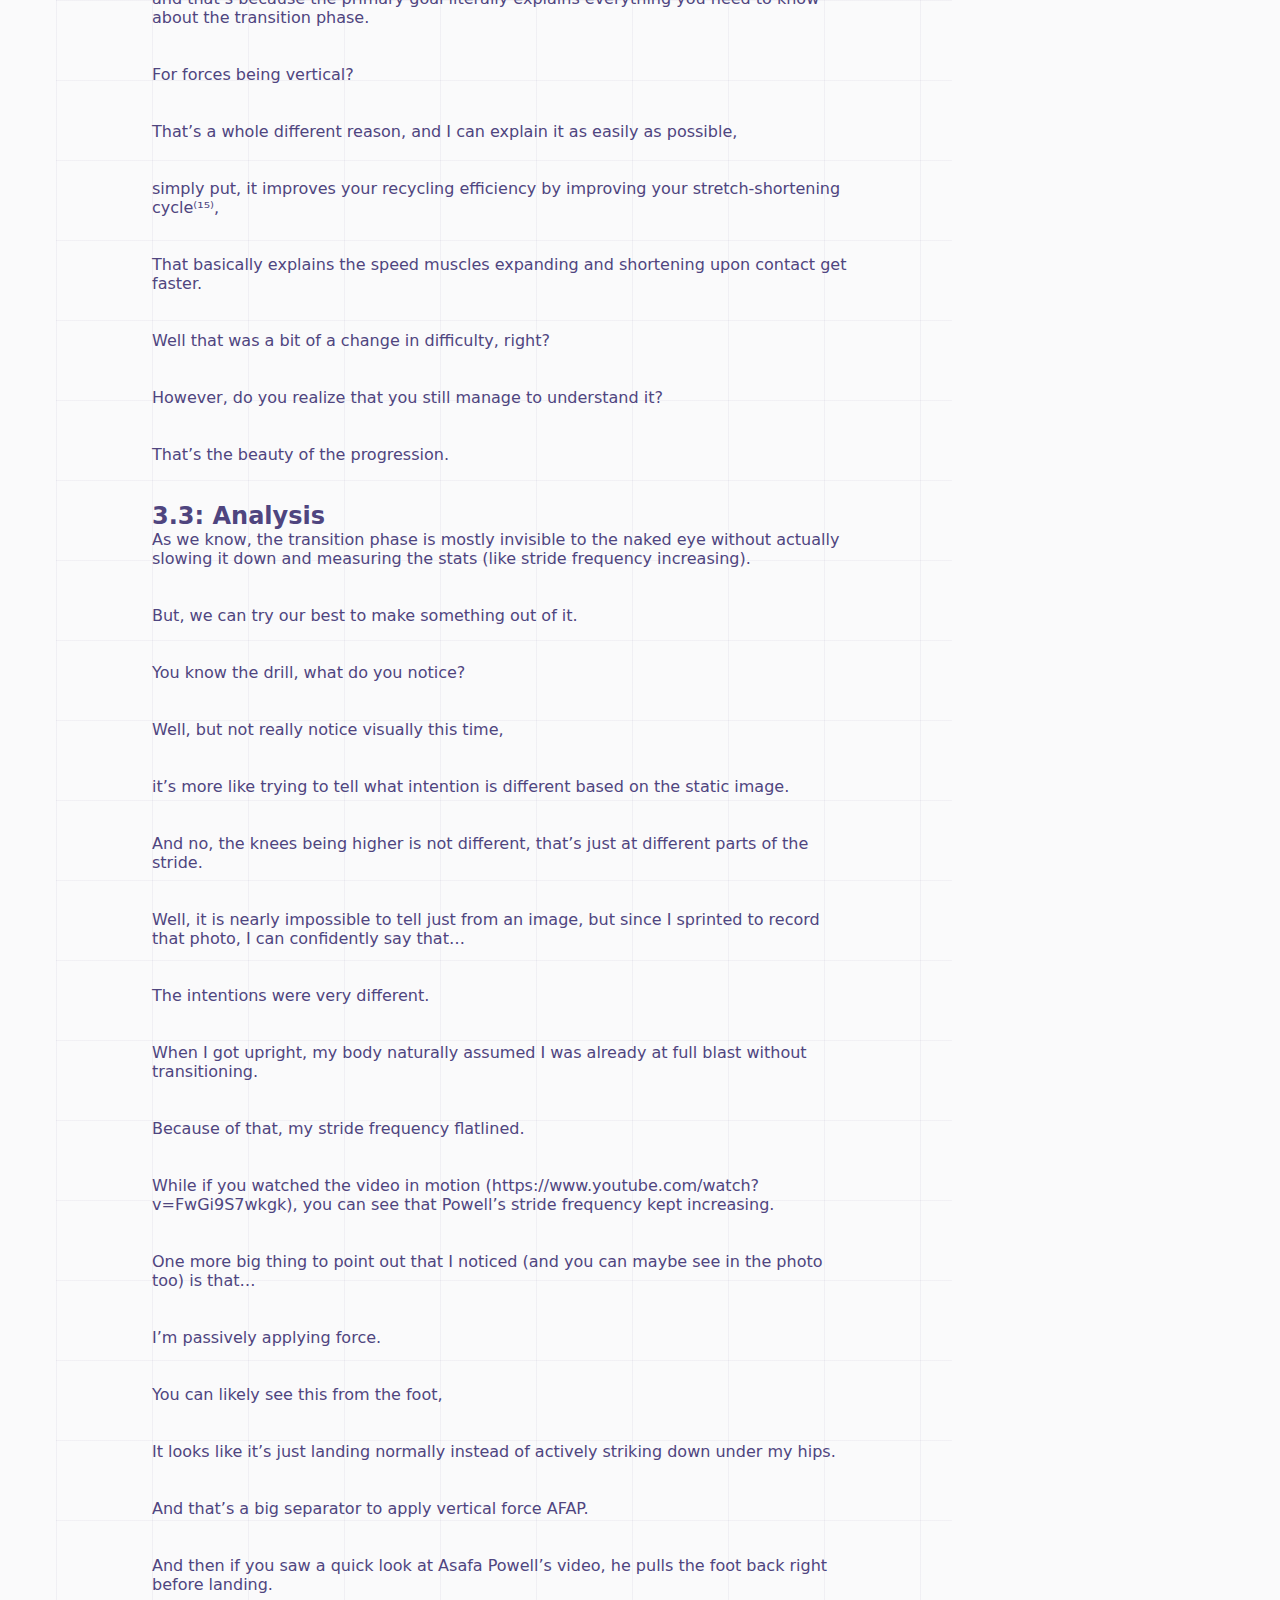
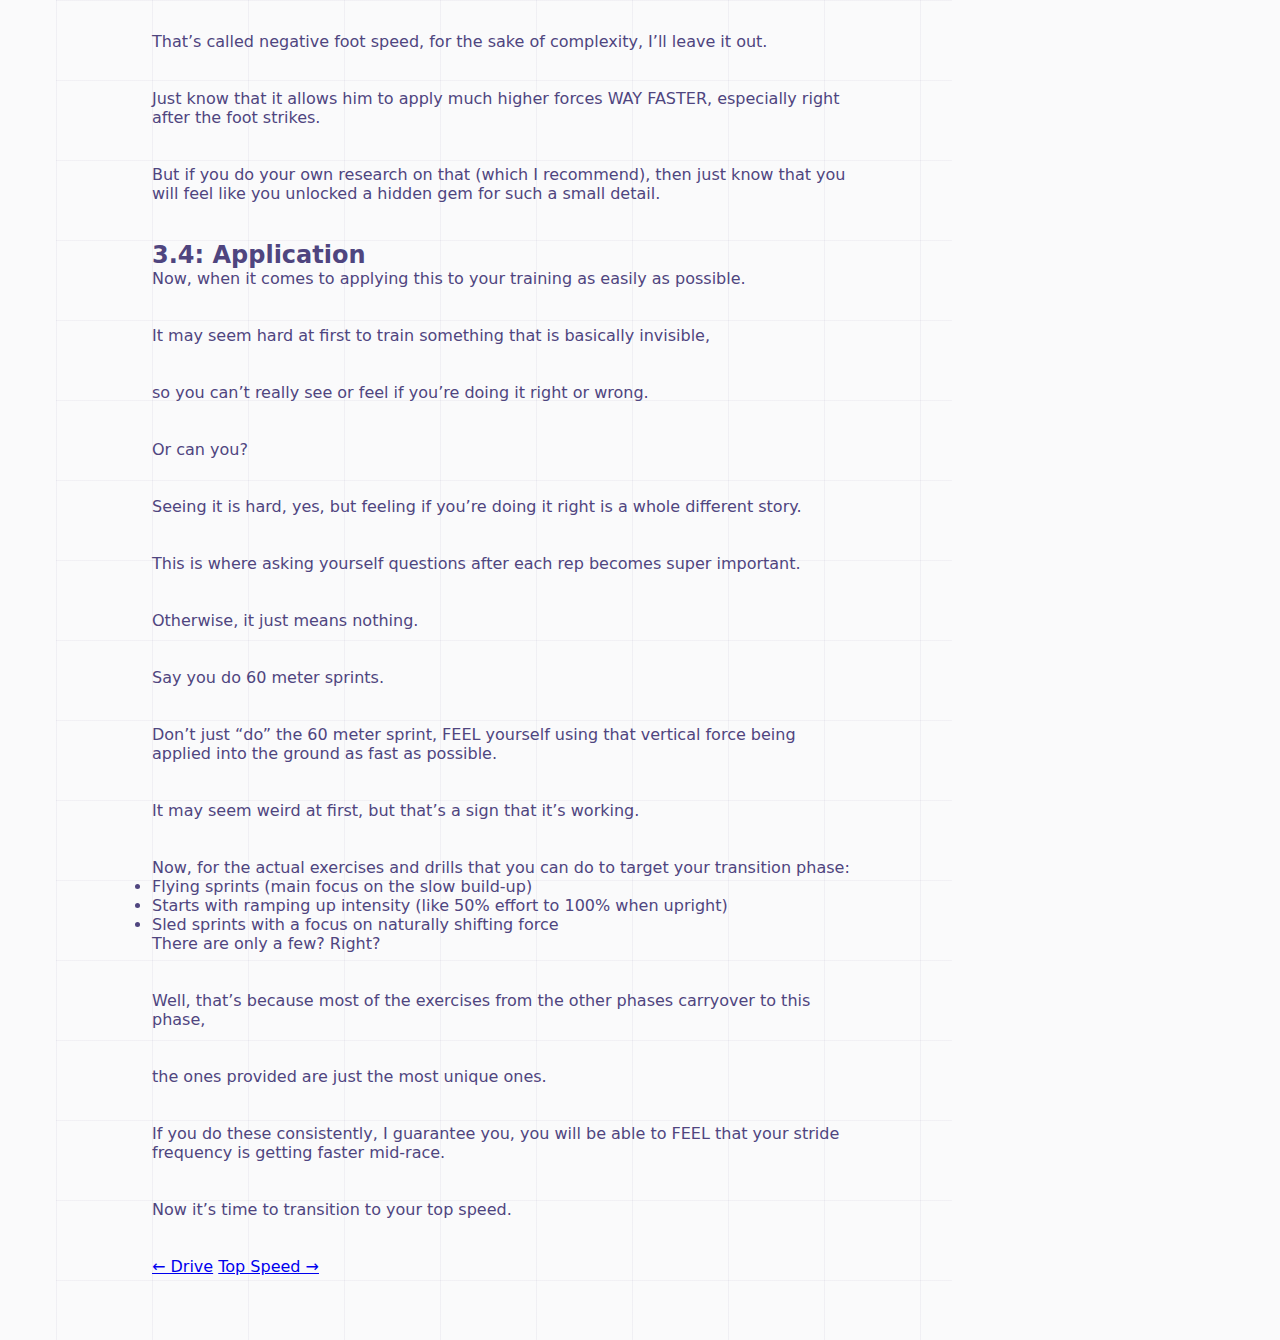
<file: progression/transition.html>
<!DOCTYPE html>
<html lang="en">
<head>
  <meta charset="UTF-8">
  <meta name="viewport" content="width=device-width, initial-scale=1.0">
  <title>Transition Phase | Sprint Progression</title>
  <link rel="stylesheet" href="../style.css">
</head>
<body>

<div class="progression-layout">
    <nav class="progression-rail">
        <a href="../index.html" class="rail-btn home">HOME</a>

        <a href="intro.html" class="rail-btn">00: INTRO</a>
        <a href="start.html" class="rail-btn">01: START</a>
        <a href="drive.html" class="rail-btn">02: DRIVE</a>
        <a href="transition.html" class="rail-btn active">03: TRANSITION</a>
        <a href="top-speed.html" class="rail-btn">04: TOP SPEED</a>
        <a href="maintenance.html" class="rail-btn">05: MAINTENANCE</a>

        <a href="conclusion.html" class="rail-btn">00: CONCLUSION</a>
        <a href="bibliography.html" class="rail-btn">Bibliography</a>
    </nav>

<main class="progression-content">
  <section class="progression-section">
    <h1>3.0: TRANSITION</h1>
    <!-- subsections go here -->
    <!-- images -->
    <img class="prog-image" src="../images/your-image.jpg" alt="force velocity curve" style="--y: 8rem; --w: 20vw; --h: 15rem;">

    <img class="prog-image" src="../images/analysis4.png" alt="4 analysis" style="--y: 200rem; --w: 37vw; --h: 15rem;">

    <h2>3.1: What even is that?</h2>
    <p>
        If you’re wondering what that even is…<br><br><br>

        Don’t worry, I barely knew what it was as well.<br><br><br>

        When I said “the drive phase is overlooked”, the transition phase would be an understatement for that,<br><br><br>

        it’s basically invisible.<br><br><br>

        The transition is supposed to last from the end of your drive phase to the start of your top speed, bridging that gap.<br><br><br>

        For elites, it starts around 30 and ends at 60 meters<br><br><br>

        Visually, it’s when you’re already near upright, right after the drive phase, already looking like you’re at top speed.<br><br><br>

        But since this is so overlooked, this is where you can become the most deadly.<br><br><br>

        If you think this phase of your sprint is just “mental prep to handle top speed.”<br><br><br>

        You’d be dead wrong.<br><br><br>

        Take Usain Bolt for example:<br><br><br>

        His speed kept going up, even after he was out of his drive phase.<br><br><br>

        All the way from 30 to 70 meters.<br><br><br>

        His split times were like this in 10m intervals⁽¹⁴⁾:<br><br><br>

        0.86, 0.83, 0.82, 0.81.<br><br><br>

        That’s a pretty massive portion of acceleration, especially that late into a 100m race.<br><br><br>

        This is one of the factors that made him keep winning his races, even if his start was not the best.<br><br><br>

        What’s actually going on is that the mechanics are changing over time,<br><br><br>

        …and here are the mechanics that changes in question:
        <ul>
            <li>Stride frequency increases even further</li>
            <li>Ground contact time drops significantly.</li>
            <li>Shin angle shifts from being forwards to nearly vertical</li>
            <li>Spine and head should be vertical at this point (with a very slight forward lean)</li>
            <li>Stride cycle changes, becoming a more cycling action</li>
            <li>Arm swing is swift and aggressive (“thumb to the eye, elbow to the sky⁽¹⁷⁾”)</li>
            <li>Relaxation becomes crucial</li>
        </ul>
    </p>

    <h2>3.2: Importance</h2>
    <p>
        This is when you will truly understand why the transition phase is not random and actually critical (and cool)!<br><br><br>

        First of all, we have to understand the primary goal, more complicated than any of the other ones:<br><br><br>

        That being: continue to accelerate by shifting from horizontal force to fast vertical force as efficiently as possible.<br><br><br>

        Now here’s the breakdown of how that works:<br><br><br>

        When it comes to shifting horizontal force to rapid vertical movement, it basically means this:<br><br><br>

        Force vector shifts from horizontal to vertical.<br><br><br>

        “Force vector” is literally just the direction of force that you put into the track,<br><br><br>

        and you can usually tell the direction based on the shin angle when the foot touches the ground.<br><br><br>

        How do sprinters actually do that?<br><br><br>

        Well, most of it happens naturally, but…<br><br><br>

        The quads in acceleration shifts to the role of the hip flexors, including hamstrings and glutes getting increasingly more important⁽¹⁴⁾.<br><br><br>

        And the muscles involved are responsible for recycling the force from acceleration, now as quickly as possible,<br><br><br>

        it’s not your stride length increasing from more force,<br><br><br>

        this is why ground contact time drops and stride frequency increases.<br><br><br>

        And just like all other primary goals, this will apply for every mechanic that was mentioned for this phase,<br><br><br>

        like, shin angles being vertical?<br><br><br>

        Simply because the force vector needs to be vertical.<br><br><br>

        That's it for the explanation.<br><br><br>

        “But wait! Where is the secondary goal? Why vertical force specifically?”<br><br><br>

        There is no secondary goal,<br><br><br>

        and that’s because the primary goal literally explains everything you need to know about the transition phase.<br><br><br>

        For forces being vertical?<br><br><br>

        That’s a whole different reason, and I can explain it as easily as possible,<br><br><br>

        simply put, it improves your recycling efficiency by improving your stretch-shortening cycle⁽¹⁵⁾,<br><br><br>

        That basically explains the speed muscles expanding and shortening upon contact get faster.<br><br><br>

        Well that was a bit of a change in difficulty, right?<br><br><br>

        However, do you realize that you still manage to understand it?<br><br><br>

        That’s the beauty of the progression.<br><br><br>
    </p>

    <h2>3.3: Analysis</h2>
    <p>
        As we know, the transition phase is mostly invisible to the naked eye without actually slowing it down and measuring the stats (like stride frequency increasing).<br><br><br>

        But, we can try our best to make something out of it.<br><br><br>

        You know the drill, what do you notice?<br><br><br>

        Well, but not really notice visually this time,<br><br><br>

        it’s more like trying to tell what intention is different based on the static image.<br><br><br>

        And no, the knees being higher is not different, that’s just at different parts of the stride.<br><br><br>

        Well, it is nearly impossible to tell just from an image, but since I sprinted to record that photo, I can confidently say that…<br><br><br>

        The intentions were very different.<br><br><br>

        When I got upright, my body naturally assumed I was already at full blast without transitioning.<br><br><br>

        Because of that, my stride frequency flatlined.<br><br><br>

        While if you watched the video in motion (https://www.youtube.com/watch?v=FwGi9S7wkgk), you can see that Powell’s stride frequency kept increasing.<br><br><br>

        One more big thing to point out that I noticed (and you can maybe see in the photo too) is that…<br><br><br>

        I’m passively applying force.<br><br><br>

        You can likely see this from the foot,<br><br><br>

        It looks like it’s just landing normally instead of actively striking down under my hips.<br><br><br>

        And that’s a big separator to apply vertical force AFAP.<br><br><br>

        And then if you saw a quick look at Asafa Powell’s video, he pulls the foot back right before landing.<br><br><br>

        That’s called negative foot speed, for the sake of complexity, I’ll leave it out.<br><br><br>

        Just know that it allows him to apply much higher forces WAY FASTER, especially right after the foot strikes.<br><br><br>

        But if you do your own research on that (which I recommend), then just know that you will feel like you unlocked a hidden gem for such a small detail.<br><br><br>
    </p>

    <h2>3.4: Application</h2>
    <p>
        Now, when it comes to applying this to your training as easily as possible.<br><br><br>

        It may seem hard at first to train something that is basically invisible,<br><br><br>

        so you can’t really see or feel if you’re doing it right or wrong.<br><br><br>

        Or can you?<br><br><br>

        Seeing it is hard, yes, but feeling if you’re doing it right is a whole different story.<br><br><br>

        This is where asking yourself questions after each rep becomes super important.<br><br><br>

        Otherwise, it just means nothing.<br><br><br>

        Say you do 60 meter sprints.<br><br><br>

        Don’t just “do” the 60 meter sprint, FEEL yourself using that vertical force being applied into the ground as fast as possible.<br><br><br>

        It may seem weird at first, but that’s a sign that it’s working.<br><br><br>

        Now, for the actual exercises and drills that you can do to target your transition phase:
        <ul>
            <li>Flying sprints (main focus on the slow build-up)</li>
            <li>Starts with ramping up intensity (like 50% effort to 100% when upright)</li>
            <li>Sled sprints with a focus on naturally shifting force</li>
        </ul>

        There are only a few? Right?<br><br><br>

        Well, that’s because most of the exercises from the other phases carryover to this phase,<br><br><br>

        the ones provided are just the most unique ones.<br><br><br>

        If you do these consistently, I guarantee you, you will be able to FEEL that your stride frequency is getting faster mid-race.<br><br><br>

        Now it’s time to transition to your top speed.<br><br><br>
    </p>

     </section>

     <div class="phase-navigation">
        <a href="drive.html" class="prev">← Drive</a>
        <a href="top-speed.html" class="next">Top Speed →</a>
        </div>
     </main>
</div>

<script src="../script.js"></script>
</body>
</html>
</file>
<file: style.css>
/* preset */
* {
    box-sizing: border-box;
    margin: 0;
    padding: 0;
    font-family: system-ui, -apple-system, BlinkMacSystemFont, sans-serif;
}

/* ============================ TITLE ============================ */
/* main colors */
body {
    background-color: #fafafb;
    color: #4f457f;
}

.hero {
    min-height: 100vh;
    position: relative;
    display: flex;
    align-items: flex-start;
    justify-content: flex-start;
    padding: 6rem 8rem;
    gap: 4rem;
}

.hero-content {
    max-width: 32.5rem;
}

/* graphic background elements */
.hero-content, .hero-visual {
    position: relative;
    z-index: 1;
}

.hero::before {
    content: "";
    position: absolute;
    inset: 0;
    background-image: repeating-linear-gradient(
        to right,
        rgba(79, 69, 127, 0.06),
        rgba(79, 69, 127, 0.06) 1px,
        transparent 1px,
        transparent 6rem
    );
    pointer-events: none;
    z-index: 0;
}

.hero::after {
    content: "";
    position: absolute;
    inset: 0;
    background-image: repeating-linear-gradient(
        to bottom,
        rgba(79, 69, 127, 0.05),
        rgba(79, 69, 127, 0.05) 1px,
        transparent 1px,
        transparent 5rem
    );
    pointer-events: none;
    z-index: 0;
}

/* text properties */
.hero-content h1 {
    font-size: 4rem;
    font-weight: 800;
    line-height: 1.05;
    margin-bottom: 0.5rem;
}

.hero-content h2 {
    font-size: 1.4rem;
    font-weight: 4000;
    color: #454b50;
    margin-bottom: 1.5rem;
}

.hero-content p {
    font-size: 1rem;
    line-height: 1.6;
    color: #1a1a1a;
}

/* image properties */
.hero-visual.first {
  position: relative;
  top: 1rem;
  width: 26.25rem;
  height: 26.25rem;
  object-fit: cover;
  border-radius: 0.5rem;
  box-shadow:
    0 2.5rem 5rem rgba(0, 0, 0, 0.22),
    0 0.75rem 1.25rem rgba(0, 0, 0, 0.14);
  opacity: 0;
  transform: translateY(3rem);
  transition:
    opacity 1.2s cubic-bezier(0.16, 1, 0.3, 1),
    transform 1.2s cubic-bezier(0.16, 1, 0.3, 1);
}

.hero-visual.second {
  position: relative;
  top: 31.5rem;
  width: 26.25rem;
  height: 26.25rem;
  object-fit: cover;
  border-radius: 0.5rem;
  box-shadow:
    0 2.5rem 5rem rgba(0, 0, 0, 0.22),
    0 0.75rem 1.25rem rgba(0, 0, 0, 0.14);
  opacity: 0;
  transform: translateY(3rem);
  transition:
    opacity 1.2s cubic-bezier(0.16, 1, 0.3, 1),
    transform 1.2s cubic-bezier(0.16, 1, 0.3, 1);
}

.hero-visual.first.active,
.hero-visual.second.active {
  opacity: 1;
  transform: translateY(0);
}

/* transition effect */
.line {
    display: block;
    opacity: 0;
    transform: translateY(1.25rem);
    transition:
        opacity 0.6s cubic-bezier(0.16, 1, 0.3, 1),
        transform 0.6s cubic-bezier(0.16, 1, 0.3, 1);
}

/* mimic double space */
.line.paragraph {
    margin-bottom: 1.5rem;
}

.line.active {
    opacity: 1;
    transform: translateY(0);
}

.hero-visual img {
    opacity: 0;
    transform: translateY(3rem);
    transition: all 1.2s cubic-bezier(0.16, 1, 0.3, 1);
}

.hero-visual img.active {
    opacity: 1;
    transform: translateY(0);
}

/* cta button on the title page */
.cta-button {
  display: inline-block;
  margin-top: -2rem;
  margin-bottom: 7rem;
  padding: 0.9rem 1.6rem;

  background-color: #7640a0;
  color: #fff;
  text-decoration: none;

  font-size: 0.95rem;
  font-weight: 600;
  letter-spacing: 0.02em;

  border-radius: 0.4rem;
  transition:
    transform 0.25s ease,
    box-shadow 0.25s ease,
    background-color 0.25s ease;
}

/* add a shadow when hovering over the button */
.cta-button:hover {
  transform: translateY(-2px);
  box-shadow: 0 0.75rem 1.5rem rgba(0, 0, 0, 0.25);
  background-color: #7640a0;
}

/* ============================ PROGRESSION RAIL (DESIGNED) ============================ */
.progression-layout {
  display: flex;
}

/* the rail */
.progression-rail {
  position: fixed;
  top: 0;
  left: 0;
  height: 100vh;
  width: 3.5rem;


  background: linear-gradient(
    to bottom,
    rgb(199, 170, 232),
    rgb(121, 67, 229)
  );

  backdrop-filter: blur(10px);
  padding-top: 6rem;


  display: flex;
  flex-direction: column;
  align-items: center;
  gap: 1.25rem;


  transition: width 0.35s ease;
  z-index: 10;
}


/* expand on hover */
.progression-rail:hover {
  width: 11rem;
}


/* buttons */
.rail-btn {
  width: 8rem;
  text-align: center;


  padding: 0.6rem 0.8rem;
  border-radius: 0.4rem;


  text-decoration: none;
  font-size: 0.9rem;
  font-weight: 600;


  color: rgba(255, 255, 255, 0.85);
  background: rgba(255, 255, 255, 0.12);


  opacity: 0;
  transform: translateX(-0.5rem);


  transition:
    opacity 0.25s ease,
    transform 0.25s ease,
    background-color 0.2s ease;
}


/* reveal buttons on hover */
.progression-rail:hover .rail-btn {
  opacity: 1;
  transform: translateX(0);
}


/* hover effect */
.rail-btn:hover {
  background: rgba(255, 255, 255, 0.22);
}


/* active phase */
.rail-btn.active {
  background: rgba(255, 255, 255, 0.35);
  color: #fff;
}


/* main content offset */
.progression-content {
  margin-left: 3.5rem;
  padding: 4rem 6rem;
  max-width: 56rem;
}

/* subtle background lines for progression pages */
.progression-content::before {
  content: "";
  position: absolute;
  inset: 0;
  background-image: repeating-linear-gradient(
    to right,
    rgba(79, 69, 127, 0.06),
    rgba(79, 69, 127, 0.06) 1px,
    transparent 1px,
    transparent 6rem
  );
  pointer-events: none;
  z-index: 0;
}

.progression-content::after {
  content: "";
  position: absolute;
  inset: 0;
  background-image: repeating-linear-gradient(
    to bottom,
    rgba(79, 69, 127, 0.05),
    rgba(79, 69, 127, 0.05) 1px,
    transparent 1px,
    transparent 5rem
  );
  pointer-events: none;
  z-index: 0;
}

/* make sure content is above the lines */
.progression-content {
  position: relative;
  z-index: 1;
}
</file>
